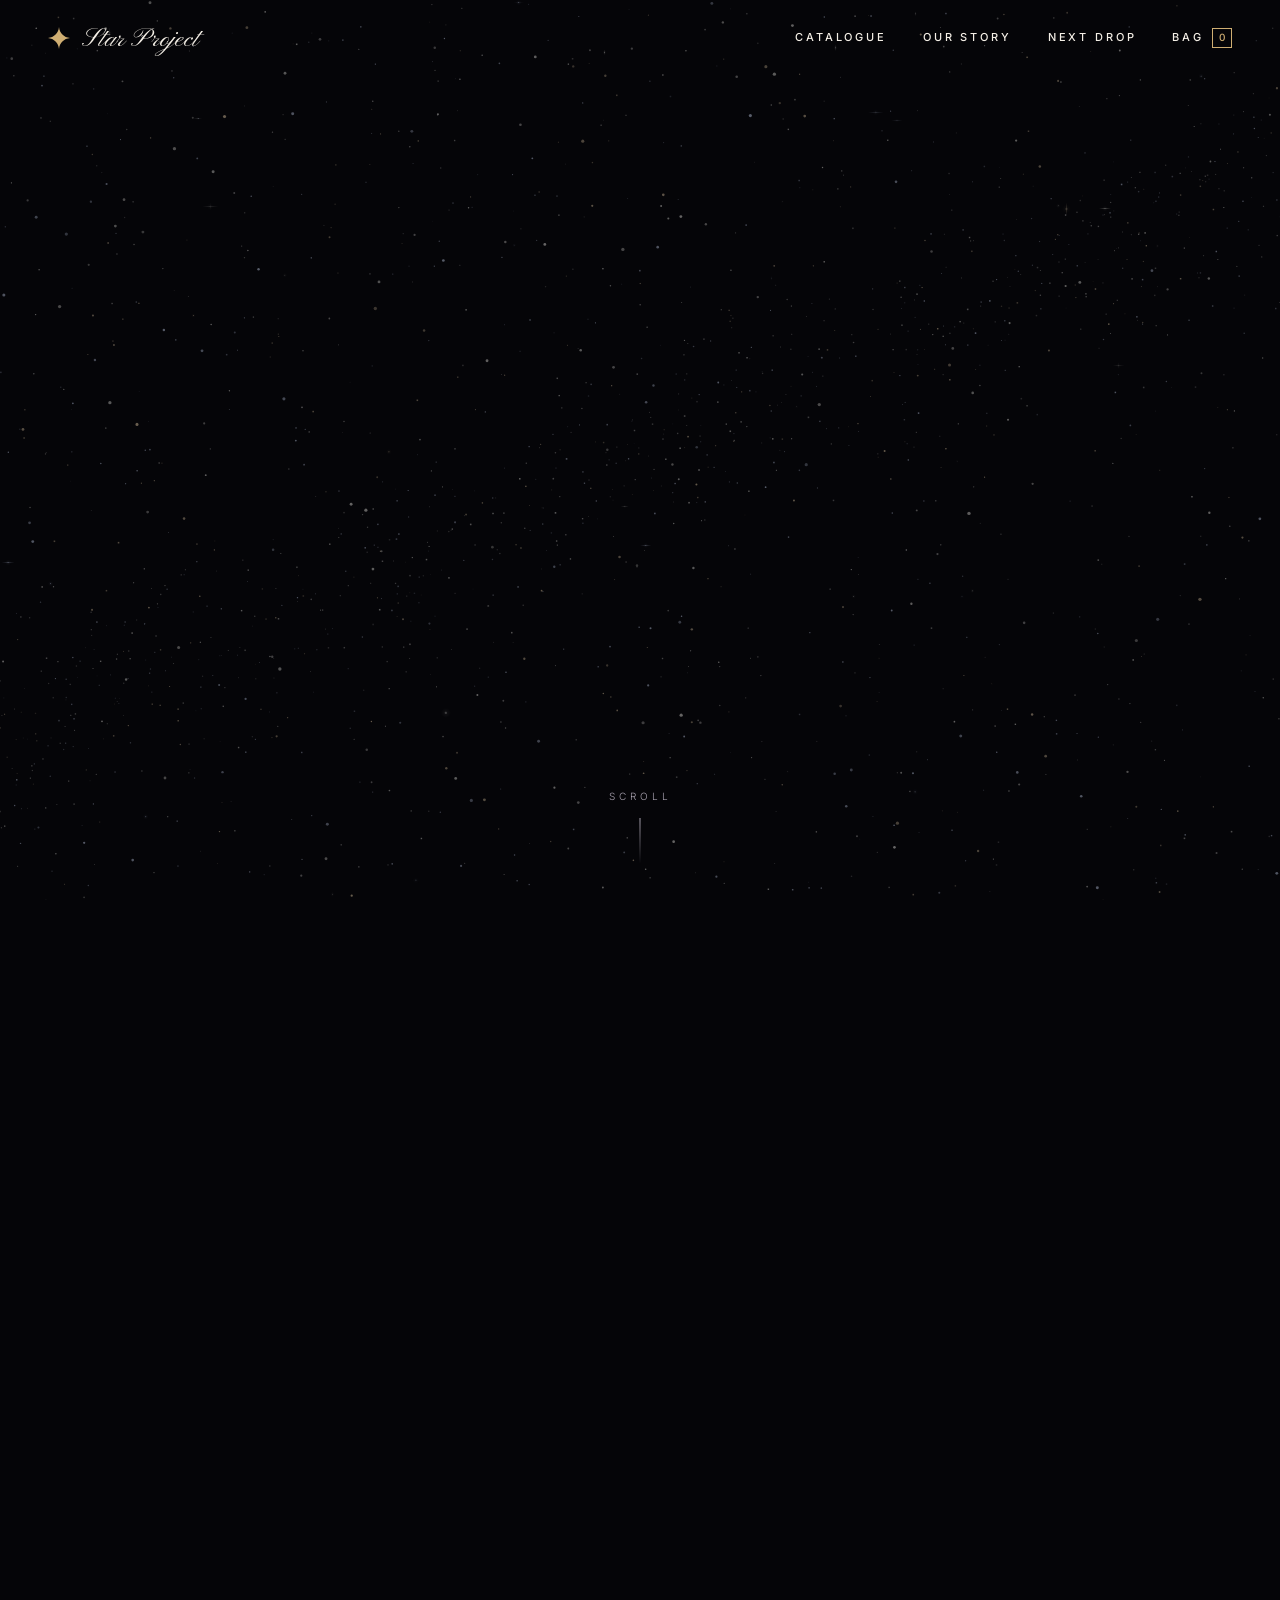
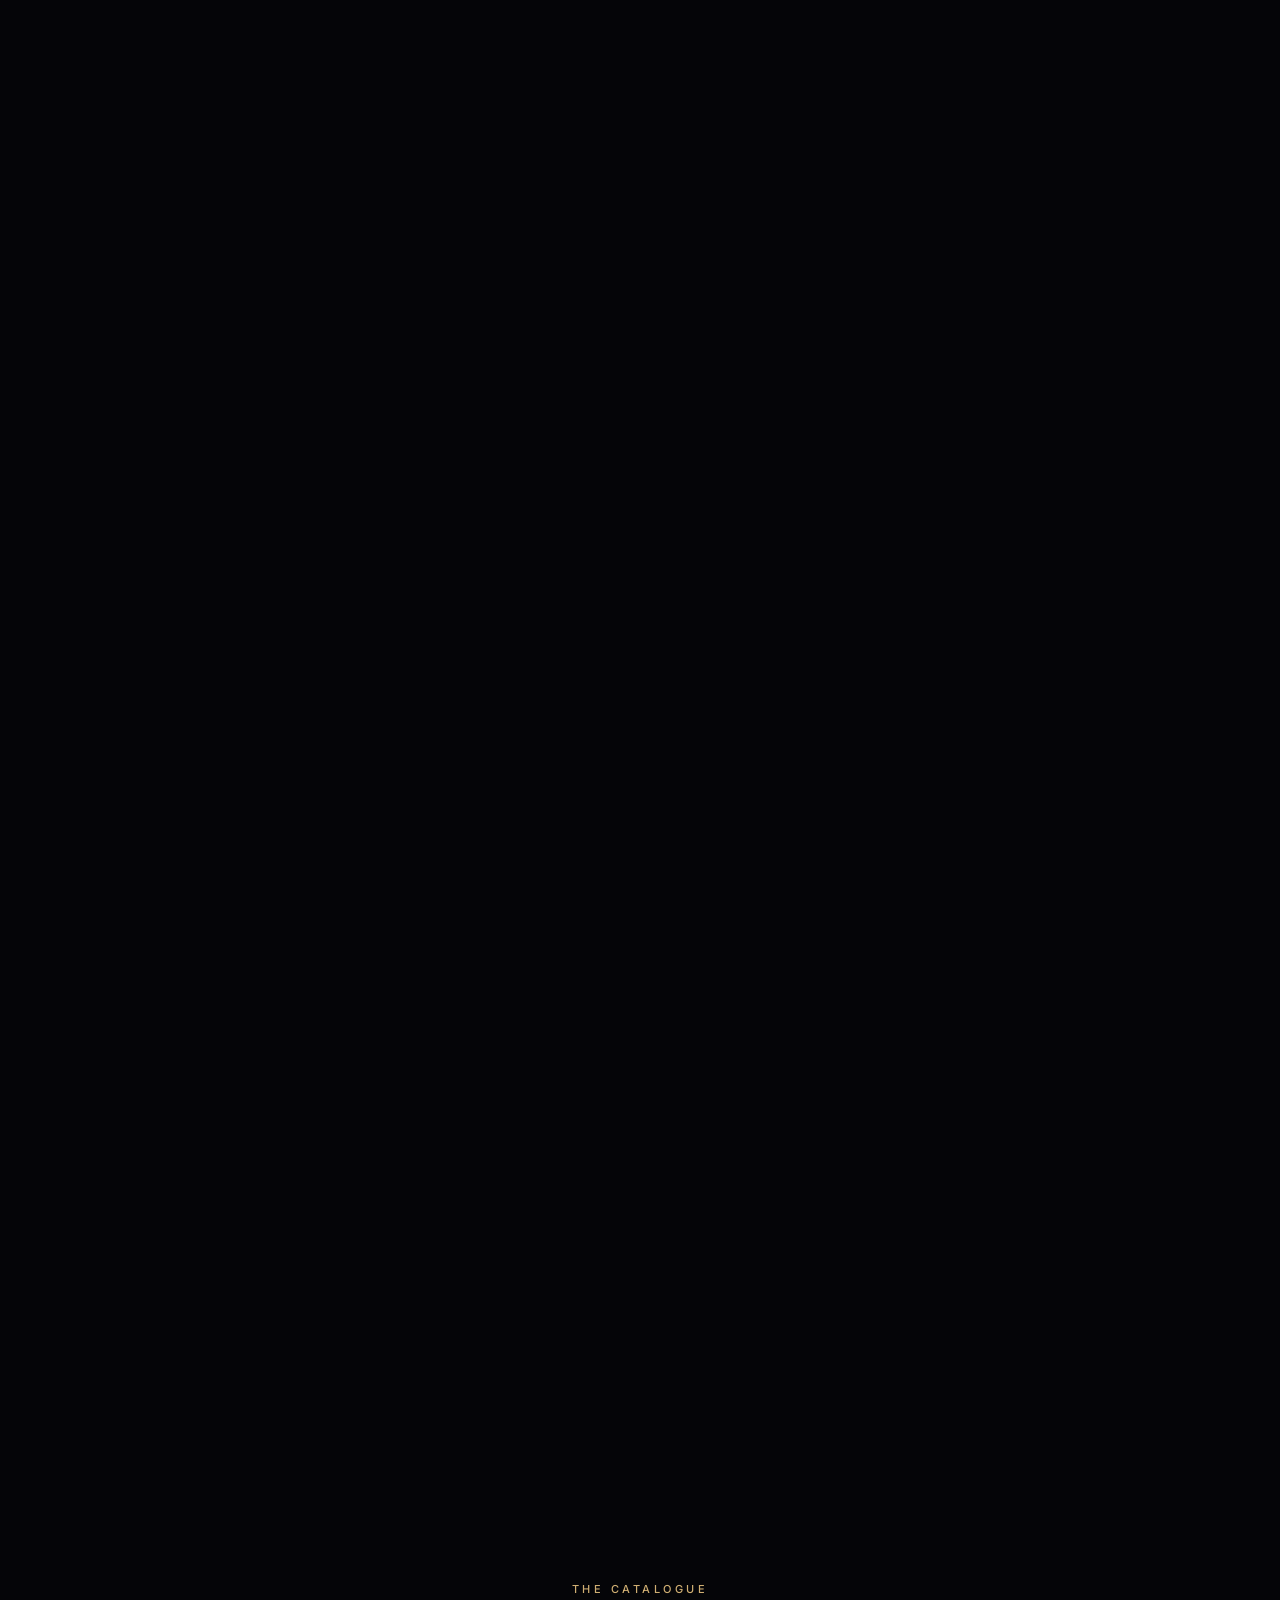
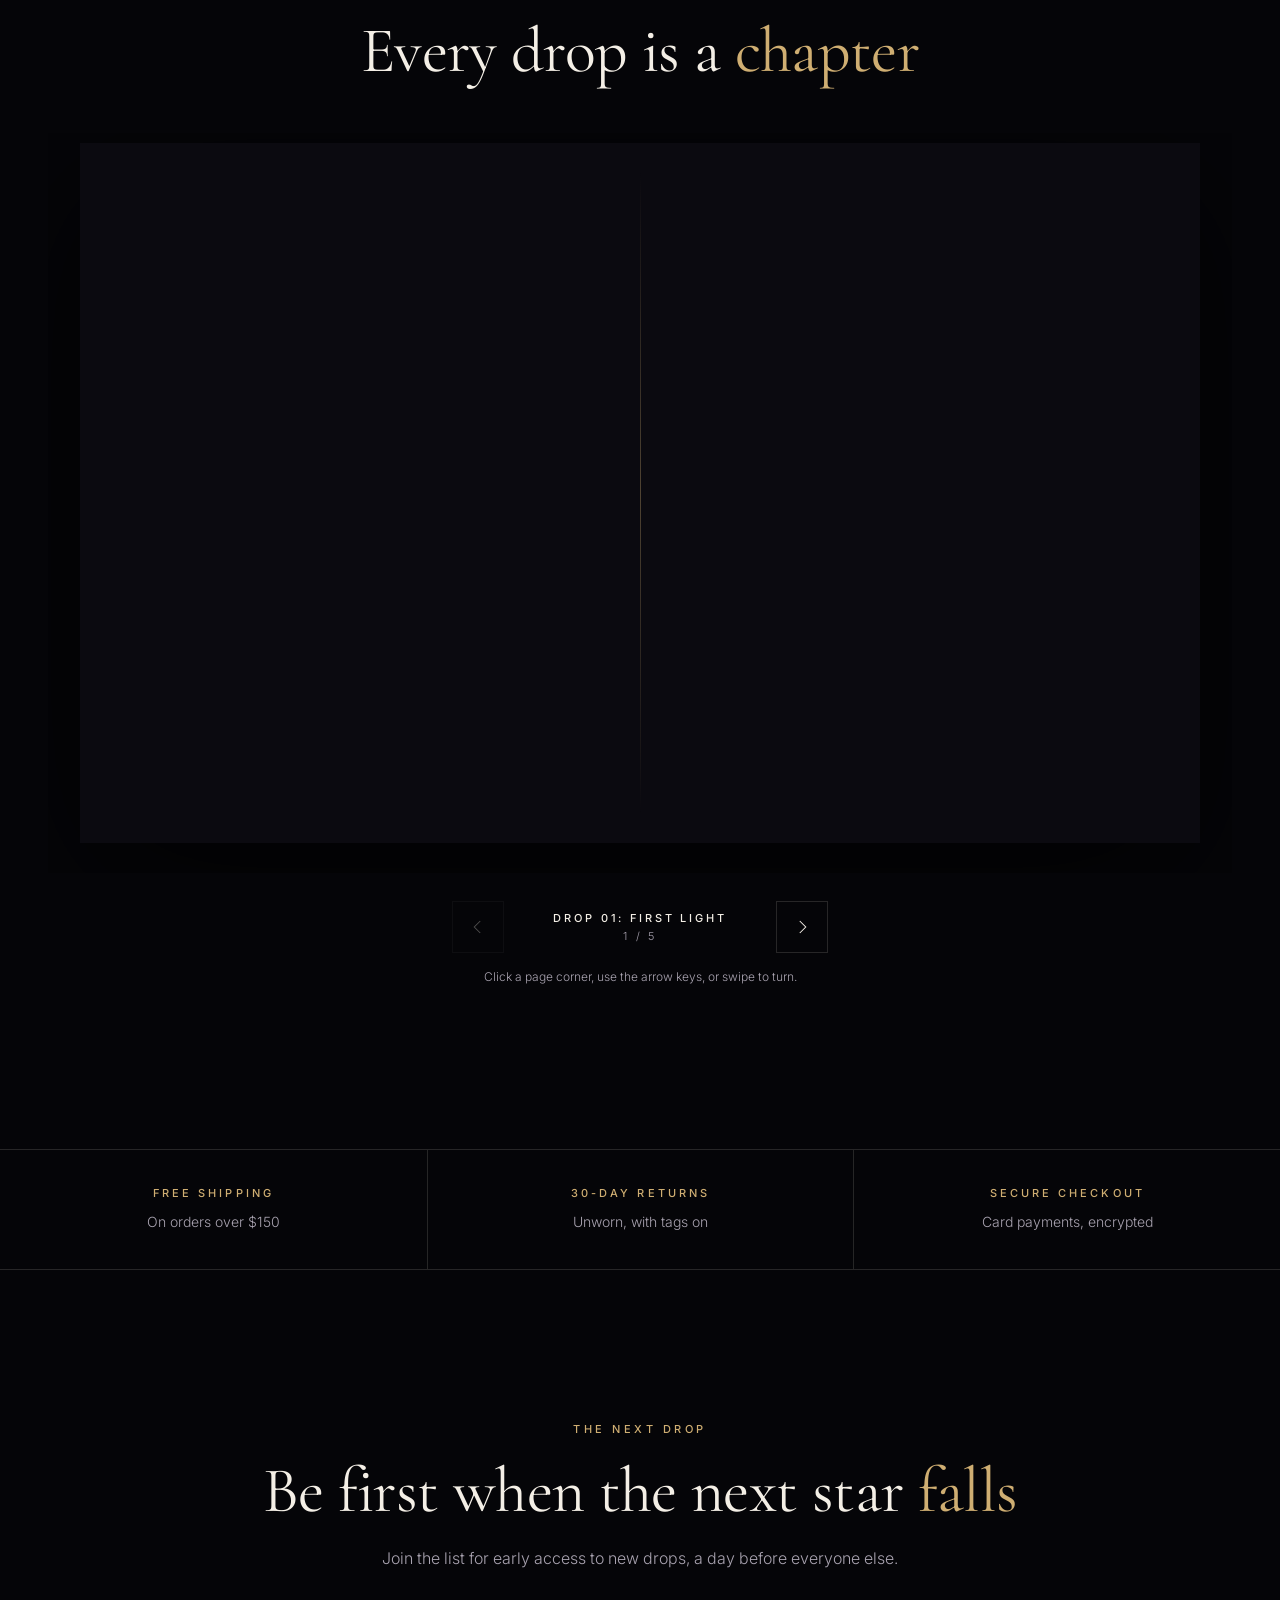
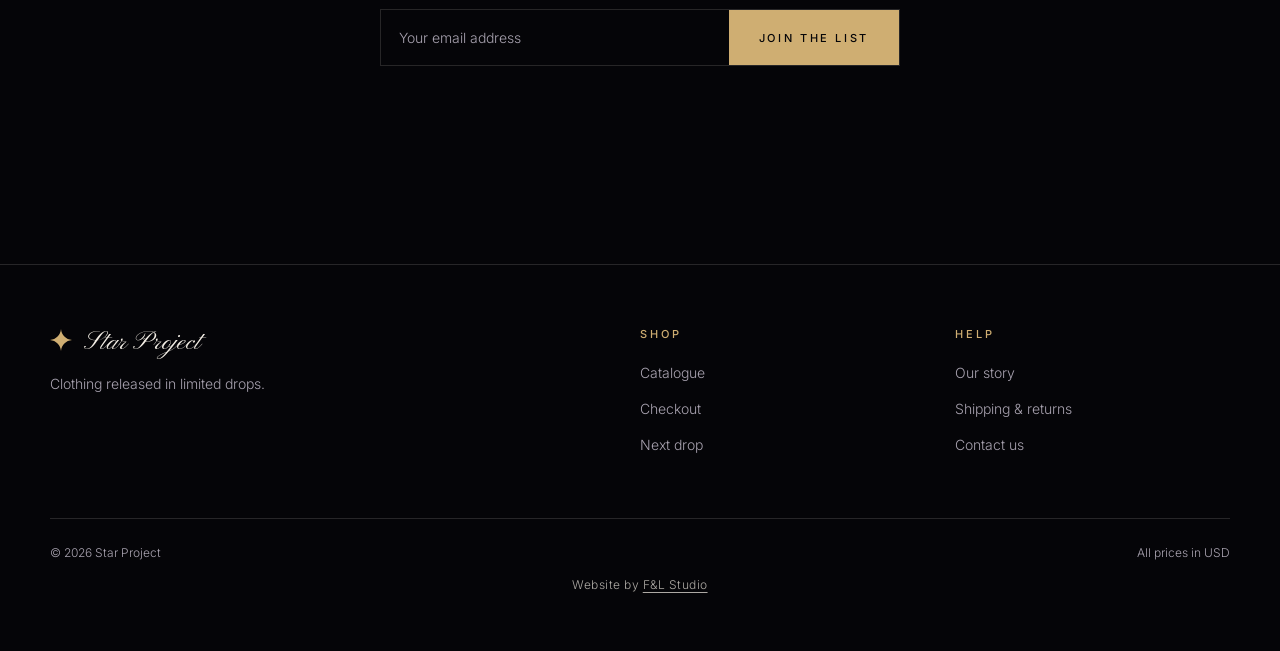
<file: index.html>
<!doctype html>
<html lang="en">
<head>
  <meta charset="utf-8">
  <meta name="viewport" content="width=device-width, initial-scale=1">
  <title>Star Project | Clothing released in drops</title>
  <meta name="description" content="Star Project is a clothing label released in limited drops. Flip through the catalogue and shop the latest release.">
  <meta name="theme-color" content="#050508">
  <link rel="icon" href="favicon.svg" type="image/svg+xml">
  <link rel="preconnect" href="https://fonts.googleapis.com">
  <link rel="preconnect" href="https://fonts.gstatic.com" crossorigin>
  <link href="https://fonts.googleapis.com/css2?family=Pinyon+Script&family=Cormorant+Garamond:ital,wght@0,400;0,500;1,400&family=Inter:wght@200;300;400;500&display=swap" rel="stylesheet">
  <link rel="stylesheet" href="style.css?v=202610271643">
</head>
<body>
  <a class="skip" href="#catalogue">Skip to the catalogue</a>
  <canvas id="sky" aria-hidden="true"></canvas>

  <header class="site-header">
    <a class="brand" href="index.html" aria-label="Star Project home">
      <svg viewBox="0 0 24 24" aria-hidden="true"><path d="M12 0c.6 6.6 5.4 11.4 12 12-6.6.6-11.4 5.4-12 12-.6-6.6-5.4-11.4-12-12C6.6 11.4 11.4 6.6 12 0z" fill="#cfae72"/></svg>
      <span>Star Project</span>
    </a>
    <nav class="nav" aria-label="Main">
      <a href="#catalogue">Catalogue</a>
      <a href="story.html">Our story</a>
      <a class="hide-sm" href="#signup-section">Next drop</a>
      <button class="bag-btn" type="button" aria-label="Open your bag">Bag <span class="bag-count">0</span></button>
    </nav>
  </header>

  <main>
    <section class="hero" aria-label="Star Project">
      <div class="hero-stage">
        <canvas id="comet" aria-hidden="true"></canvas>
        <div class="hero-title">
          <h1>Star Project</h1>
          <div class="hero-sub">
            <p>Something stellar is on the way.</p>
            <a class="btn" href="#catalogue">Open the catalogue</a>
          </div>
        </div>
        <div class="hero-hint" aria-hidden="true">Scroll</div>
      </div>
    </section>

    <section class="section catalogue" id="catalogue" aria-labelledby="cat-title">
      <div class="wrap center reveal">
        <span class="label">The catalogue</span>
        <h2 id="cat-title">Every drop is a <span class="accent">chapter</span></h2>
      </div>
      <div class="book-scene">
        <div class="book" id="book" aria-live="polite"></div>
      </div>
      <div class="book-controls">
        <button class="flip-btn" id="prev" type="button" aria-label="Previous page"><svg viewBox="0 0 24 24" fill="none" stroke="currentColor" stroke-width="1.4"><path d="M15 4l-8 8 8 8"/></svg></button>
        <div class="page-status" id="page-status"></div>
        <button class="flip-btn" id="next" type="button" aria-label="Next page"><svg viewBox="0 0 24 24" fill="none" stroke="currentColor" stroke-width="1.4"><path d="M9 4l8 8-8 8"/></svg></button>
      </div>
      <p class="book-help">Click a page corner, use the arrow keys, or swipe to turn.</p>
    </section>

    <section aria-label="Shopping with us">
      <div class="perks">
        <div class="perk"><strong>Free shipping</strong><span>On orders over $150</span></div>
        <div class="perk"><strong>30-day returns</strong><span>Unworn, with tags on</span></div>
        <div class="perk"><strong>Secure checkout</strong><span>Card payments, encrypted</span></div>
      </div>
    </section>

    <section class="section center" id="signup-section" aria-labelledby="signup-title">
      <div class="wrap reveal">
        <span class="label">The next drop</span>
        <h2 id="signup-title">Be first when the next star <span class="accent">falls</span></h2>
        <p class="lede">Join the list for early access to new drops, a day before everyone else.</p>
        <form class="signup" id="signup" novalidate>
          <label class="sr-only" for="signup-email">Email address</label>
          <input id="signup-email" type="email" required placeholder="Your email address" autocomplete="email">
          <button class="btn" type="submit">Join the list</button>
        </form>
        <p class="form-note" id="signup-note" role="status"></p>
        <div class="socials center-socials" data-socials></div>
      </div>
    </section>
  </main>

  <footer class="site-footer">
    <div class="foot-grid">
      <div>
        <a class="brand" href="index.html" aria-label="Star Project home">
          <svg viewBox="0 0 24 24" aria-hidden="true"><path d="M12 0c.6 6.6 5.4 11.4 12 12-6.6.6-11.4 5.4-12 12-.6-6.6-5.4-11.4-12-12C6.6 11.4 11.4 6.6 12 0z" fill="#cfae72"/></svg>
          <span>Star Project</span>
        </a>
        <p>Clothing released in limited drops.</p>
        <div class="socials" data-socials></div>
      </div>
      <div>
        <h4>Shop</h4>
        <ul>
          <li><a href="#catalogue">Catalogue</a></li>
          <li><a href="checkout.html">Checkout</a></li>
          <li><a href="#signup-section">Next drop</a></li>
        </ul>
      </div>
      <div>
        <h4>Help</h4>
        <ul>
          <li><a href="story.html">Our story</a></li>
          <li><a href="#catalogue">Shipping &amp; returns</a></li>
          <li><a href="mailto:hello@starproject.example">Contact us</a></li>
        </ul>
      </div>
    </div>
    <div class="foot-base"><span>&copy; <span id="year">2026</span> Star Project</span><span>All prices in USD</span></div>
  <p class="fl-credit" style="margin:0;padding:14px 16px 18px;font-size:12px;line-height:1.4;letter-spacing:.04em;text-align:center;opacity:.7">Website by <a href="https://www.frankandleilastudio.com/?utm_source=star-project&amp;utm_medium=credit" style="color:inherit;text-decoration:underline;text-underline-offset:3px">F&amp;L Studio</a></p>
</footer>

  <script src="products.js?v=202610271643"></script>
  <script src="common.js?v=202610271643"></script>
  <script src="home.js?v=202610271643"></script>
</body>
</html>
</file>
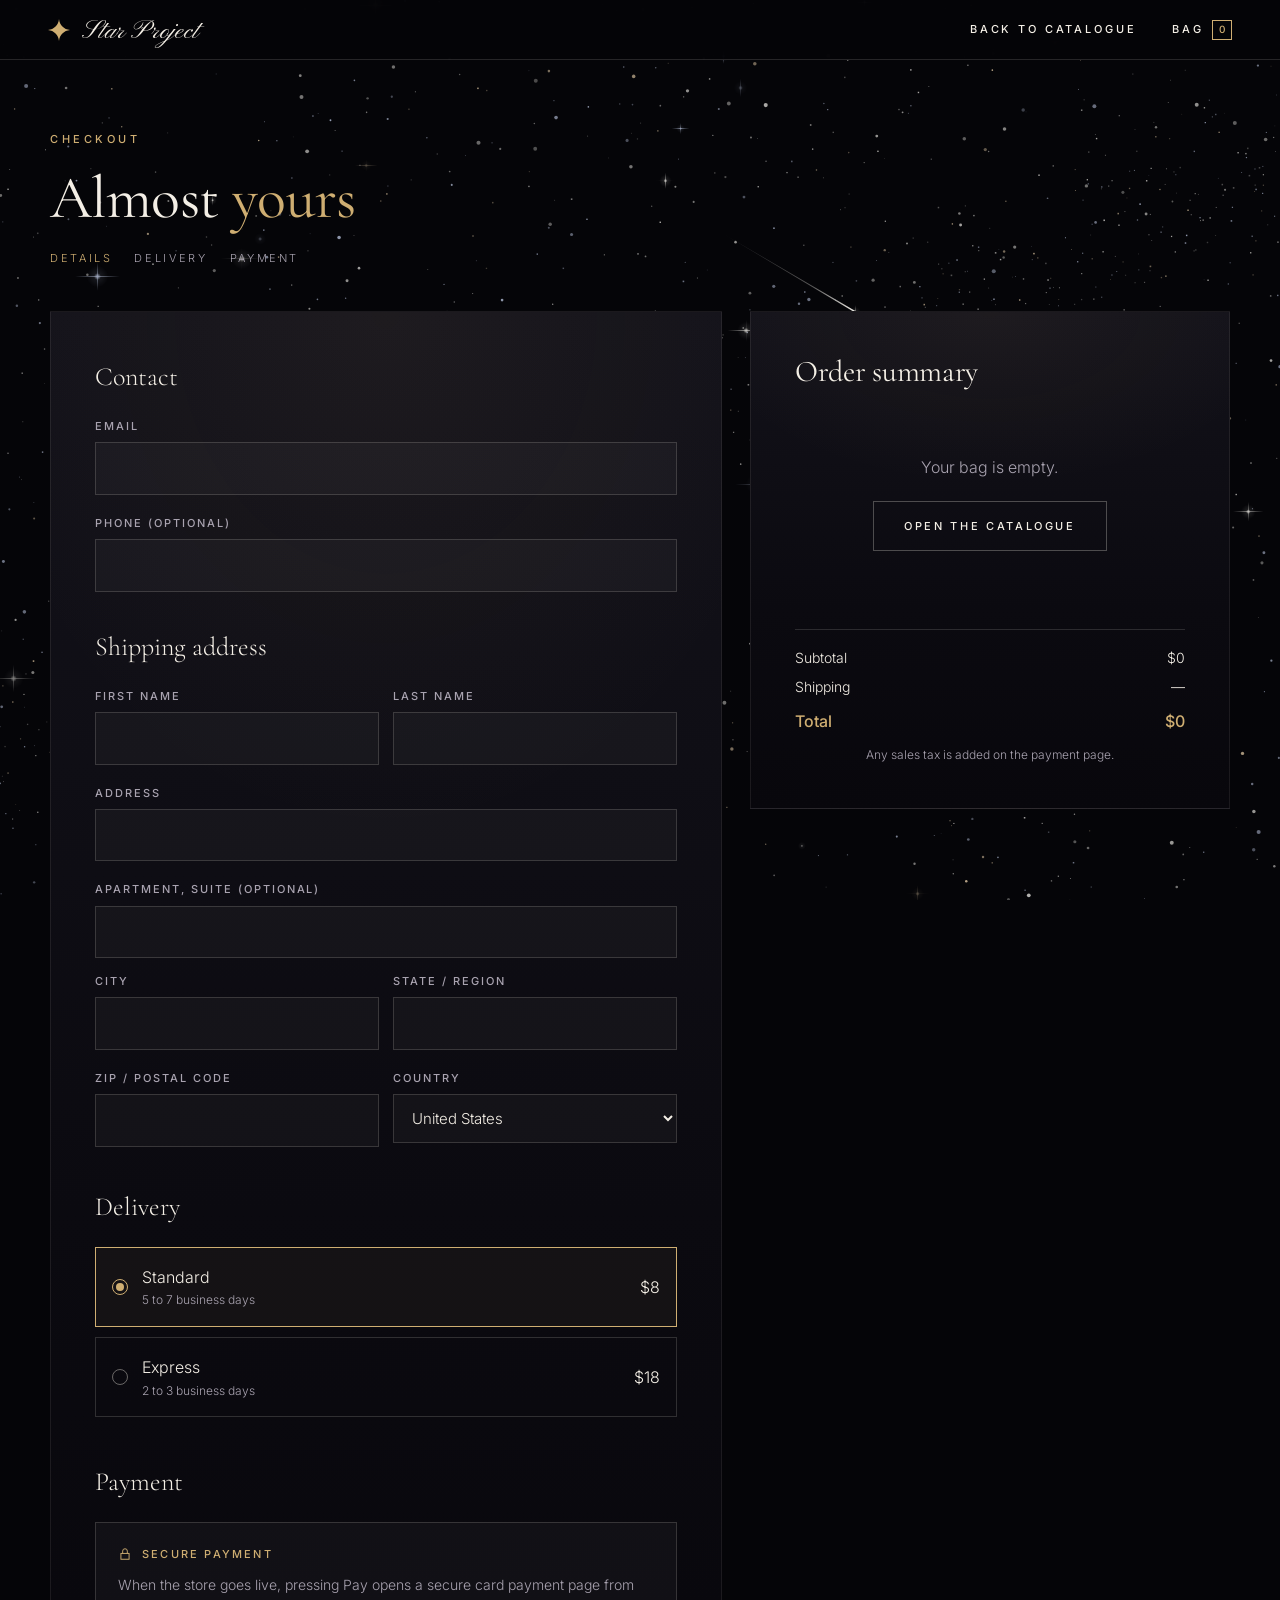
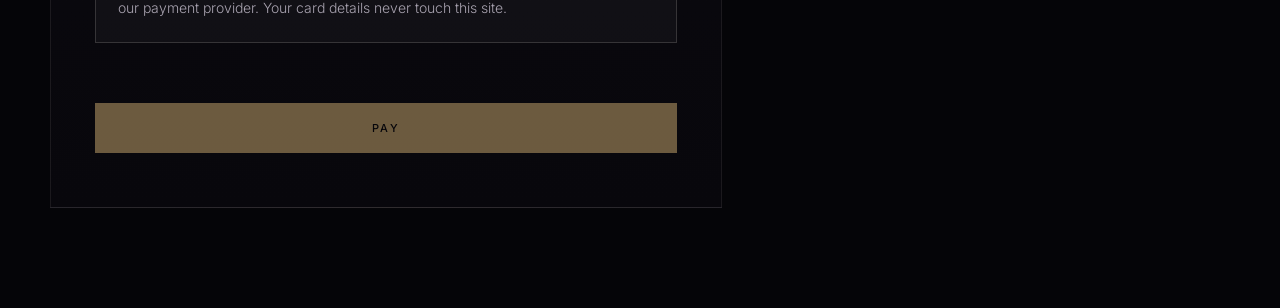
<file: checkout.html>
<!doctype html>
<html lang="en">
<head>
  <meta charset="utf-8">
  <meta name="viewport" content="width=device-width, initial-scale=1">
  <title>Checkout | Star Project</title>
  <meta name="robots" content="noindex">
  <meta name="theme-color" content="#050508">
  <link rel="icon" href="favicon.svg" type="image/svg+xml">
  <link rel="preconnect" href="https://fonts.googleapis.com">
  <link rel="preconnect" href="https://fonts.gstatic.com" crossorigin>
  <link href="https://fonts.googleapis.com/css2?family=Pinyon+Script&family=Cormorant+Garamond:ital,wght@0,400;0,500;1,400&family=Inter:wght@200;300;400;500&display=swap" rel="stylesheet">
  <link rel="stylesheet" href="style.css?v=202610271643">
</head>
<body data-solid="1">
  <a class="skip" href="#main">Skip to checkout</a>
  <canvas id="sky" aria-hidden="true"></canvas>

  <header class="site-header">
    <a class="brand" href="index.html" aria-label="Star Project home">
      <svg viewBox="0 0 24 24" aria-hidden="true"><path d="M12 0c.6 6.6 5.4 11.4 12 12-6.6.6-11.4 5.4-12 12-.6-6.6-5.4-11.4-12-12C6.6 11.4 11.4 6.6 12 0z" fill="#cfae72"/></svg>
      <span>Star Project</span>
    </a>
    <nav class="nav" aria-label="Main">
      <a href="index.html#catalogue">Back to catalogue</a>
      <button class="bag-btn" type="button" aria-label="Open your bag">Bag <span class="bag-count">0</span></button>
    </nav>
  </header>

  <main class="checkout" id="main">
    <div class="checkout-head">
      <span class="label">Checkout</span>
      <h1>Almost <span class="accent">yours</span></h1>
      <div class="steps" aria-label="Checkout steps"><span class="on">Details</span><span>Delivery</span><span>Payment</span></div>
    </div>

    <div class="checkout-grid">
      <form class="panel" id="checkout-form" novalidate>
        <fieldset class="fieldset">
          <legend>Contact</legend>
          <div class="fields">
            <div class="field full"><label for="email">Email</label><input id="email" name="email" type="email" autocomplete="email" required><span class="err" data-err="email"></span></div>
            <div class="field full"><label for="phone">Phone (optional)</label><input id="phone" name="phone" type="tel" autocomplete="tel"></div>
          </div>
        </fieldset>

        <fieldset class="fieldset">
          <legend>Shipping address</legend>
          <div class="fields">
            <div class="field"><label for="first">First name</label><input id="first" name="first" autocomplete="given-name" required><span class="err" data-err="first"></span></div>
            <div class="field"><label for="last">Last name</label><input id="last" name="last" autocomplete="family-name" required><span class="err" data-err="last"></span></div>
            <div class="field full"><label for="address">Address</label><input id="address" name="address" autocomplete="address-line1" required><span class="err" data-err="address"></span></div>
            <div class="field full"><label for="address2">Apartment, suite (optional)</label><input id="address2" name="address2" autocomplete="address-line2"></div>
            <div class="field"><label for="city">City</label><input id="city" name="city" autocomplete="address-level2" required><span class="err" data-err="city"></span></div>
            <div class="field"><label for="region">State / region</label><input id="region" name="region" autocomplete="address-level1" required><span class="err" data-err="region"></span></div>
            <div class="field"><label for="zip">ZIP / postal code</label><input id="zip" name="zip" autocomplete="postal-code" required><span class="err" data-err="zip"></span></div>
            <div class="field"><label for="country">Country</label>
              <select id="country" name="country" autocomplete="country-name">
                <option>United States</option><option>Canada</option><option>United Kingdom</option><option>Other</option>
              </select>
            </div>
          </div>
        </fieldset>

        <fieldset class="fieldset">
          <legend>Delivery</legend>
          <label class="ship-opt"><input type="radio" name="ship" value="standard" checked><span class="grow">Standard<small>5 to 7 business days</small></span><span data-std></span></label>
          <label class="ship-opt"><input type="radio" name="ship" value="express"><span class="grow">Express<small>2 to 3 business days</small></span><span>$18</span></label>
        </fieldset>

        <fieldset class="fieldset">
          <legend>Payment</legend>
          <div class="pay-box">
            <div class="lock"><svg viewBox="0 0 24 24" fill="none" stroke="currentColor" stroke-width="1.6"><rect x="5" y="11" width="14" height="10"/><path d="M8 11V7a4 4 0 018 0v4"/></svg>Secure payment</div>
            <p>When the store goes live, pressing Pay opens a secure card payment page from our payment provider. Your card details never touch this site.</p>
          </div>
        </fieldset>

        <button class="btn place" type="submit" id="pay-btn">Pay</button>
        <p class="fine" id="pay-note" role="status"></p>
      </form>

      <aside class="panel summary" aria-labelledby="sum-title">
        <h2 id="sum-title">Order summary</h2>
        <div id="sum-lines"></div>
        <div class="summary-totals">
          <div class="sum-row"><span>Subtotal</span><span id="sum-sub"></span></div>
          <div class="sum-row"><span>Shipping</span><span id="sum-ship"></span></div>
          <div class="sum-row total"><span>Total</span><span id="sum-total"></span></div>
          <p class="fine">Any sales tax is added on the payment page.</p>
        </div>
      </aside>
    </div>
  </main>

  <script src="products.js?v=202610271643"></script>
  <script src="common.js?v=202610271643"></script>
  <script src="checkout.js?v=202610271643"></script>
</body>
</html>
</file>
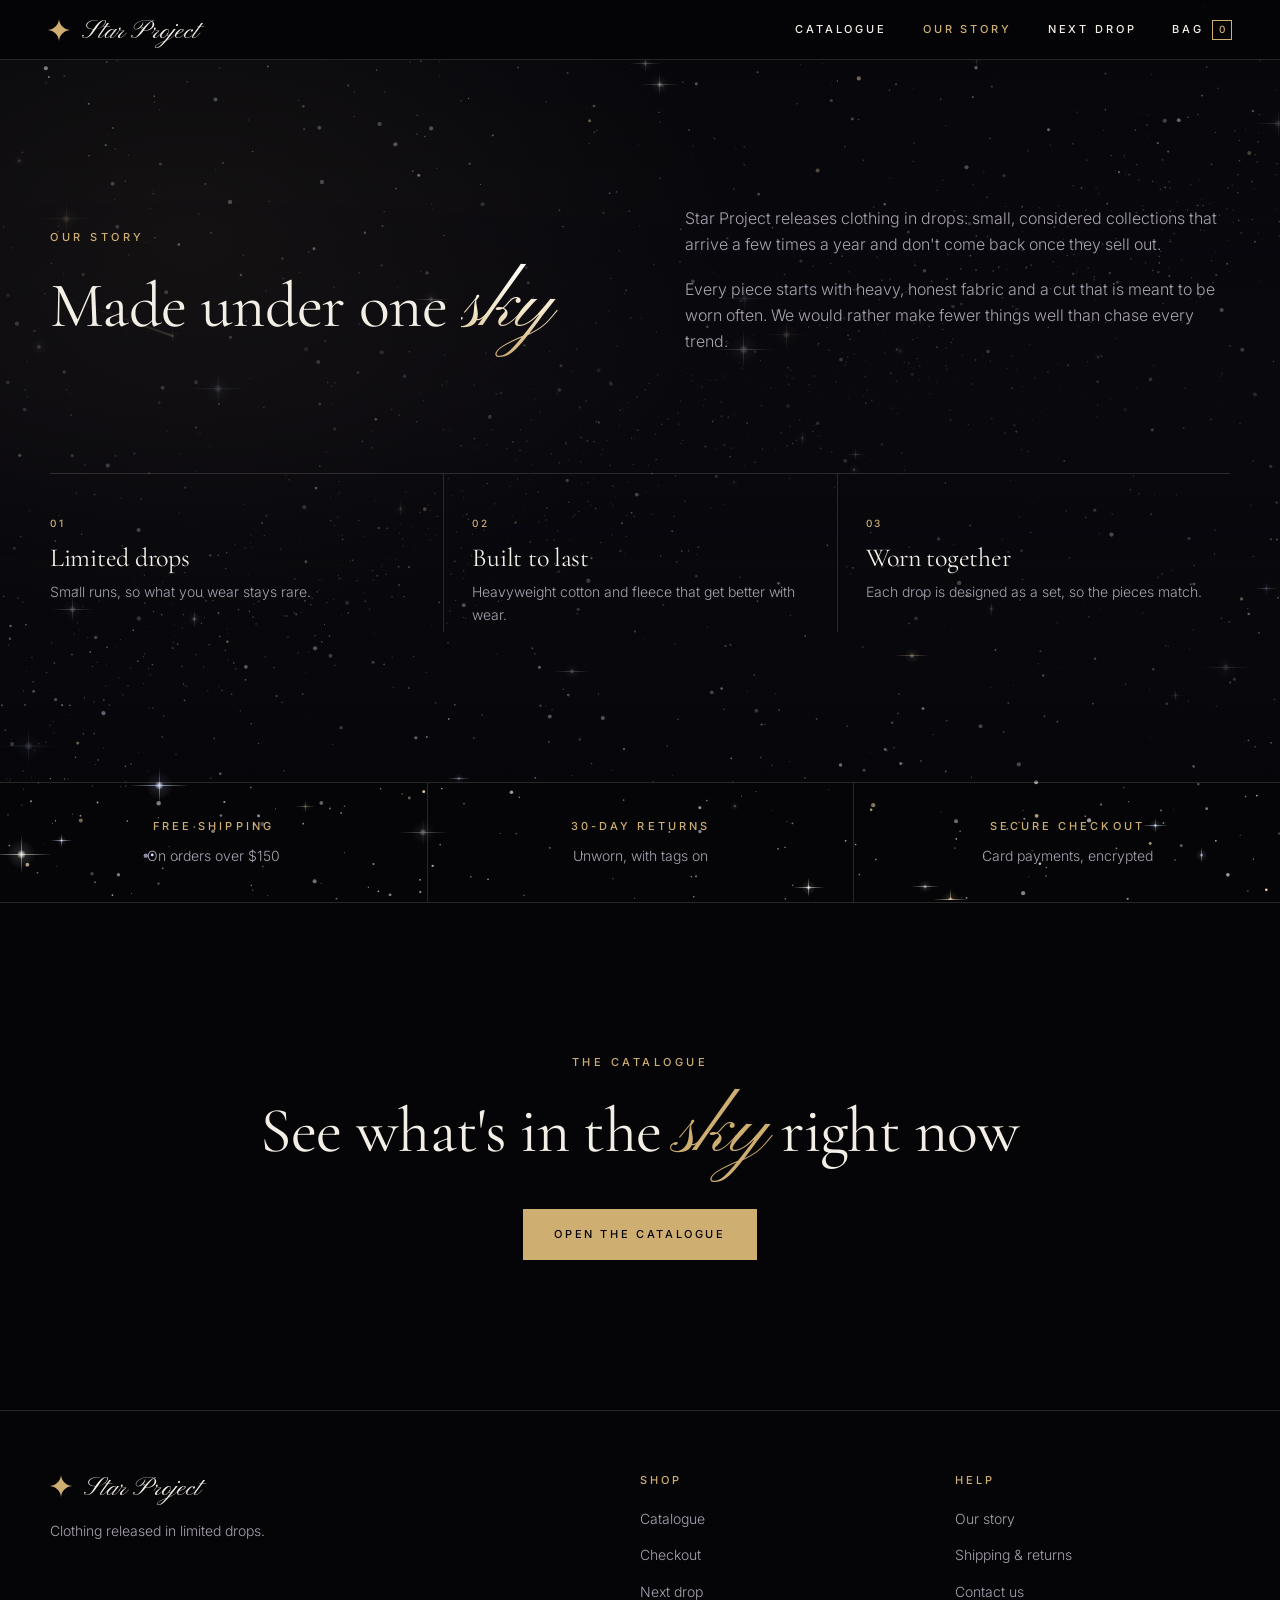
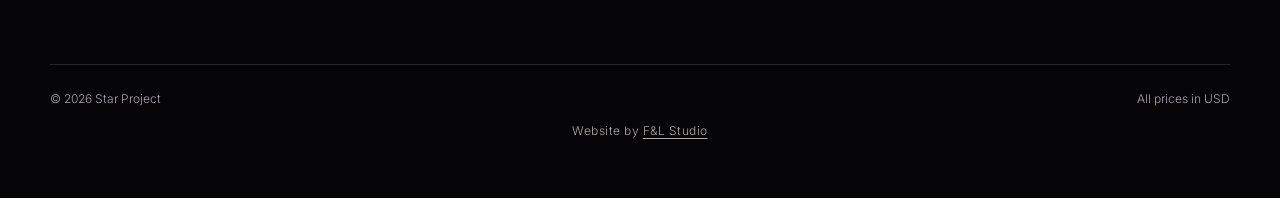
<file: story.html>
<!doctype html>
<html lang="en">
<head>
  <meta charset="utf-8">
  <meta name="viewport" content="width=device-width, initial-scale=1">
  <title>Our story | Star Project</title>
  <meta name="description" content="The story behind Star Project, a clothing label released in limited drops.">
  <meta name="theme-color" content="#050508">
  <link rel="icon" href="favicon.svg" type="image/svg+xml">
  <link rel="preconnect" href="https://fonts.googleapis.com">
  <link rel="preconnect" href="https://fonts.gstatic.com" crossorigin>
  <link href="https://fonts.googleapis.com/css2?family=Pinyon+Script&family=Cormorant+Garamond:ital,wght@0,400;0,500;1,400&family=Inter:wght@200;300;400;500&display=swap" rel="stylesheet">
  <link rel="stylesheet" href="style.css?v=202610271643">
</head>
<body data-solid="1">
  <a class="skip" href="#main">Skip to content</a>
  <canvas id="sky" aria-hidden="true"></canvas>

  <header class="site-header">
    <a class="brand" href="index.html" aria-label="Star Project home">
      <svg viewBox="0 0 24 24" aria-hidden="true"><path d="M12 0c.6 6.6 5.4 11.4 12 12-6.6.6-11.4 5.4-12 12-.6-6.6-5.4-11.4-12-12C6.6 11.4 11.4 6.6 12 0z" fill="#cfae72"/></svg>
      <span>Star Project</span>
    </a>
    <nav class="nav" aria-label="Main">
      <a href="index.html#catalogue">Catalogue</a>
      <a href="story.html" aria-current="page">Our story</a>
      <a class="hide-sm" href="index.html#signup-section">Next drop</a>
      <button class="bag-btn" type="button" aria-label="Open your bag">Bag <span class="bag-count">0</span></button>
    </nav>
  </header>

  <main id="main">
    <section class="section story-night story-page" id="story" aria-labelledby="story-title">
      <div class="wrap">
        <div class="story-grid">
          <div class="reveal">
            <span class="label">Our story</span>
            <h2 id="story-title">Made under one <span class="accent">sky</span></h2>
          </div>
          <div class="story-copy reveal">
            <p>Star Project releases clothing in drops: small, considered collections that arrive a few times a year and don't come back once they sell out.</p>
            <p>Every piece starts with heavy, honest fabric and a cut that is meant to be worn often. We would rather make fewer things well than chase every trend.</p>
          </div>
        </div>
        <div class="pillars">
          <div class="pillar reveal"><span class="n">01</span><h3>Limited drops</h3><p>Small runs, so what you wear stays rare.</p></div>
          <div class="pillar reveal"><span class="n">02</span><h3>Built to last</h3><p>Heavyweight cotton and fleece that get better with wear.</p></div>
          <div class="pillar reveal"><span class="n">03</span><h3>Worn together</h3><p>Each drop is designed as a set, so the pieces match.</p></div>
        </div>
      </div>
    </section>

    <section aria-label="Shopping with us">
      <div class="perks">
        <div class="perk"><strong>Free shipping</strong><span>On orders over $150</span></div>
        <div class="perk"><strong>30-day returns</strong><span>Unworn, with tags on</span></div>
        <div class="perk"><strong>Secure checkout</strong><span>Card payments, encrypted</span></div>
      </div>
    </section>

    <section class="section center story-cta">
      <div class="wrap reveal">
        <span class="label">The catalogue</span>
        <h2>See what's in the <span class="accent">sky</span> right now</h2>
        <a class="btn" href="index.html#catalogue">Open the catalogue</a>
      </div>
    </section>
  </main>

  <footer class="site-footer">
    <div class="foot-grid">
      <div>
        <a class="brand" href="index.html" aria-label="Star Project home">
          <svg viewBox="0 0 24 24" aria-hidden="true"><path d="M12 0c.6 6.6 5.4 11.4 12 12-6.6.6-11.4 5.4-12 12-.6-6.6-5.4-11.4-12-12C6.6 11.4 11.4 6.6 12 0z" fill="#cfae72"/></svg>
          <span>Star Project</span>
        </a>
        <p>Clothing released in limited drops.</p>
        <div class="socials" data-socials></div>
      </div>
      <div>
        <h4>Shop</h4>
        <ul>
          <li><a href="index.html#catalogue">Catalogue</a></li>
          <li><a href="checkout.html">Checkout</a></li>
          <li><a href="index.html#signup-section">Next drop</a></li>
        </ul>
      </div>
      <div>
        <h4>Help</h4>
        <ul>
          <li><a href="story.html">Our story</a></li>
          <li><a href="index.html#catalogue">Shipping &amp; returns</a></li>
          <li><a href="mailto:hello@starproject.example">Contact us</a></li>
        </ul>
      </div>
    </div>
    <div class="foot-base"><span>&copy; <span id="year">2026</span> Star Project</span><span>All prices in USD</span></div>
  <p class="fl-credit" style="margin:0;padding:14px 16px 18px;font-size:12px;line-height:1.4;letter-spacing:.04em;text-align:center;opacity:.7">Website by <a href="https://www.frankandleilastudio.com/?utm_source=star-project&amp;utm_medium=credit" style="color:inherit;text-decoration:underline;text-underline-offset:3px">F&amp;L Studio</a></p>
</footer>

  <script src="products.js?v=202610271643"></script>
  <script src="common.js?v=202610271643"></script>
</body>
</html>
</file>
<file: style.css>
:root {
  --space: #050508;
  --space-2: #0b0b12;
  --paper: #f7f2ea;
  --paper-2: #efe7da;
  --gold: #cfae72;
  --gold-deep: #7e5f2a;
  --ink: #17141c;
  --ink-soft: #5a5260;
  --star: #f4efe6;
  --muted: #a9a3b0;
  --line-dark: rgba(244, 239, 230, 0.14);
  --line-paper: rgba(23, 20, 28, 0.14);
  --serif: "Cormorant Garamond", Georgia, serif;
  --sans: "Inter", system-ui, sans-serif;
  --script: "Pinyon Script", "Snell Roundhand", cursive;
  --ease: cubic-bezier(0.22, 0.61, 0.36, 1);
}

*, *::before, *::after { box-sizing: border-box; }
html { -webkit-text-size-adjust: 100%; }
body {
  margin: 0;
  background: var(--space);
  color: var(--star);
  font-family: var(--sans);
  font-weight: 300;
  font-size: 16px;
  line-height: 1.65;
  -webkit-font-smoothing: antialiased;
  overflow-x: hidden;
}
img { display: block; max-width: 100%; }
a { color: inherit; }
button, input, select { font: inherit; color: inherit; }
:focus-visible { outline: 2px solid var(--gold); outline-offset: 3px; }

.skip { position: absolute; left: 16px; top: -60px; z-index: 200; padding: 10px 16px; background: var(--gold); color: var(--space); text-decoration: none; font-size: 13px; }
.skip:focus { top: 12px; }

/* sky + cursor canvases */
#sky { position: fixed; inset: 0; width: 100%; height: 100%; z-index: 0; pointer-events: none; }
#cursor-fx { position: fixed; inset: 0; width: 100%; height: 100%; z-index: 150; pointer-events: none; }
@media (pointer: fine) {
  html.comet-cursor, html.comet-cursor * { cursor: none !important; }
}
main, header, footer { position: relative; z-index: 1; }

/* type */
.label { display: block; font-size: 11px; font-weight: 500; letter-spacing: 0.32em; text-transform: uppercase; color: var(--gold); margin: 0 0 18px; }
.paper .label { color: var(--gold-deep); }
h1, h2, h3 { font-family: var(--serif); font-weight: 400; line-height: 1.08; margin: 0; letter-spacing: -0.01em; }
h2 { font-size: clamp(38px, 5.4vw, 64px); }
.accent { color: var(--gold); }
.paper .accent { color: var(--gold-deep); }
.center { text-align: center; }
.lede { color: var(--muted); max-width: 560px; margin: 20px auto 0; }
.paper .lede { color: var(--ink-soft); }

/* buttons */
.btn {
  display: inline-flex; align-items: center; justify-content: center; gap: 10px;
  padding: 15px 30px; border: 1px solid var(--gold); background: var(--gold); color: var(--space);
  font-size: 11px; font-weight: 500; letter-spacing: 0.24em; text-transform: uppercase;
  text-decoration: none; white-space: nowrap; cursor: pointer;
  transition: background 0.3s var(--ease), color 0.3s var(--ease), border-color 0.3s var(--ease), transform 0.15s;
}
.btn:hover { background: transparent; color: var(--gold); }
.btn:active { transform: scale(0.98); }
.btn.ghost { background: transparent; color: var(--star); border-color: var(--line-dark); }
.btn.ghost:hover { border-color: var(--gold); color: var(--gold); }
.paper .btn { background: var(--ink); border-color: var(--ink); color: var(--paper); }
.paper .btn:hover { background: transparent; color: var(--ink); }
.paper .btn.ghost { background: transparent; color: var(--ink); border-color: var(--line-paper); }
.paper .btn.ghost:hover { border-color: var(--ink); }
.btn.small { padding: 10px 16px; font-size: 10px; letter-spacing: 0.2em; }
.btn[disabled] { opacity: 0.5; pointer-events: none; }

/* header */
.site-header {
  position: fixed; top: 0; left: 0; right: 0; z-index: 50;
  display: flex; align-items: center; justify-content: space-between;
  padding: 22px clamp(16px, 4vw, 48px);
  transition: background 0.4s var(--ease), padding 0.4s var(--ease), border-color 0.4s;
  border-bottom: 1px solid transparent;
}
.site-header.solid { background: rgba(5, 5, 8, 0.95); backdrop-filter: blur(10px); -webkit-backdrop-filter: blur(10px); padding-top: 14px; padding-bottom: 14px; border-color: var(--line-dark); }
.brand { display: inline-flex; align-items: center; gap: 12px; text-decoration: none; }
.brand svg { width: 22px; height: 22px; }
.brand span { font-size: 12px; font-weight: 500; letter-spacing: 0.36em; text-transform: uppercase; }
.nav { display: flex; align-items: center; gap: clamp(18px, 3vw, 36px); }
.nav a, .bag-btn { font-size: 11px; font-weight: 500; letter-spacing: 0.26em; text-transform: uppercase; text-decoration: none; color: var(--star); transition: color 0.25s; }
.nav a:hover, .bag-btn:hover { color: var(--gold); }
.bag-btn { background: none; border: 0; padding: 0; cursor: pointer; display: inline-flex; gap: 8px; align-items: center; }
.bag-count { display: inline-grid; place-items: center; min-width: 20px; height: 20px; padding: 0 5px; border: 1px solid var(--gold); color: var(--gold); font-size: 10px; letter-spacing: 0; }
.bag-count.bump { animation: bump 0.5s var(--ease); }
@keyframes bump { 40% { transform: scale(1.35); } }
@media (max-width: 640px) { .nav .hide-sm { display: none; } .brand span { letter-spacing: 0.26em; } }

/* hero: pinned scroll story */
.hero { position: relative; height: 340vh; }
.hero-stage { position: sticky; top: 0; height: 100vh; height: 100svh; overflow: hidden; }
#comet { position: absolute; inset: 0; width: 100%; height: 100%; }
.hero-title {
  position: absolute; left: 0; right: 0; top: 50%; transform: translateY(-58%);
  text-align: center; pointer-events: none;
}
.hero-title h1 {
  font-family: var(--script); font-weight: 400; font-size: clamp(64px, 12vw, 190px);
  letter-spacing: 0; text-transform: none; line-height: 1.25; padding: 0 0.25em;
  color: var(--star);
  background: linear-gradient(180deg, #fffdf7 15%, #f1e4c8 55%, #cfae72 100%);
  -webkit-background-clip: text; background-clip: text; -webkit-text-fill-color: transparent;
  --x: 120vw;
  -webkit-mask-image: linear-gradient(90deg, transparent var(--x), #000 calc(var(--x) + 160px));
  mask-image: linear-gradient(90deg, transparent var(--x), #000 calc(var(--x) + 160px));
}
.hero-tag { display: block; margin-bottom: 26px; font-family: var(--serif); font-style: italic; font-size: clamp(17px, 1.8vw, 22px); color: var(--gold); letter-spacing: 0.02em; opacity: 0; transform: translateY(8px); transition: opacity 1s var(--ease) 0.2s, transform 1s var(--ease) 0.2s; }
.hero.done .hero-tag { opacity: 1; transform: none; }
.hero-sub { margin-top: 26px; opacity: 0; transform: translateY(12px); transition: opacity 0.8s var(--ease), transform 0.8s var(--ease); pointer-events: none; }
.hero-sub p { color: var(--gold); margin: 0 0 30px; font-family: var(--serif); font-style: italic; font-size: clamp(20px, 2.2vw, 28px); letter-spacing: 0.02em; }
.hero.done .hero-sub { opacity: 1; transform: none; pointer-events: auto; }
.hero-hint {
  position: absolute; left: 50%; bottom: 36px; transform: translateX(-50%);
  font-size: 10px; letter-spacing: 0.4em; text-transform: uppercase; color: var(--muted);
  display: flex; flex-direction: column; align-items: center; gap: 14px; transition: opacity 0.5s;
}
.hero-hint::after { content: ""; width: 1px; height: 46px; background: linear-gradient(var(--muted), transparent); animation: drip 2.2s var(--ease) infinite; transform-origin: top; }
@keyframes drip { 0% { transform: scaleY(0); } 60% { transform: scaleY(1); opacity: 1; } 100% { transform: scaleY(1); opacity: 0; } }
.hero-intro { position: absolute; top: 22%; left: 0; right: 0; text-align: center; transition: opacity 0.5s; }
.hero-intro .label { margin: 0; }

/* sections */
.section { padding: clamp(90px, 12vw, 150px) clamp(16px, 4vw, 48px); }
.wrap { max-width: 1180px; margin: 0 auto; }
.paper { background: var(--paper); color: var(--ink); }
.reveal { opacity: 0; transform: translateY(28px); transition: opacity 1s var(--ease), transform 1s var(--ease); }
.reveal.in { opacity: 1; transform: none; }

/* catalogue book */
.catalogue { padding-top: clamp(80px, 10vw, 120px); }
.drop-tabs { display: flex; justify-content: center; flex-wrap: wrap; gap: 8px; margin: 40px 0 48px; }
.drop-tab {
  background: none; border: 1px solid var(--line-dark); color: var(--muted); padding: 10px 18px; cursor: pointer;
  font-size: 10px; font-weight: 500; letter-spacing: 0.24em; text-transform: uppercase; transition: color 0.25s, border-color 0.25s;
}
.drop-tab:hover { color: var(--star); }
.drop-tab[aria-current="true"] { color: var(--gold); border-color: var(--gold); }

.book-scene { perspective: 2600px; overflow: hidden; padding: 10px 0 30px; }
.book {
  --page-h: 700px;
  position: relative; margin: 0 auto; width: min(1120px, 100%); height: var(--page-h);
  transform-style: preserve-3d; transition: transform 1s var(--ease);
}
.book.at-start { transform: translateX(-25%); }
.book.at-end { transform: translateX(25%); }
.book::before { /* spine shadow */
  content: ""; position: absolute; left: 50%; top: 0; bottom: 0; width: 60px; margin-left: -30px; z-index: 0;
  background: radial-gradient(ellipse at center, rgba(0, 0, 0, 0.55), transparent 70%); pointer-events: none;
}
.sheet {
  position: absolute; top: 0; left: 50%; width: 50%; height: 100%;
  transform-origin: left center; transform-style: preserve-3d;
  transition: transform 1.1s cubic-bezier(0.45, 0.05, 0.25, 1);
}
.sheet.flipped { transform: rotateY(-180deg); }
.face {
  position: absolute; inset: 0; backface-visibility: hidden; -webkit-backface-visibility: hidden;
  background: var(--paper); color: var(--ink); overflow: hidden;
}
.face.back { transform: rotateY(180deg); }
.face::after { /* page gutter shading */
  content: ""; position: absolute; top: 0; bottom: 0; width: 40px; pointer-events: none;
}
.face.front::after { left: 0; background: linear-gradient(90deg, rgba(0, 0, 0, 0.14), transparent); }
.face.back::after { right: 0; background: linear-gradient(-90deg, rgba(0, 0, 0, 0.14), transparent); }
.sheet.turning .face { box-shadow: 0 20px 60px rgba(0, 0, 0, 0.5); }

.page { position: relative; height: 100%; padding: 46px 48px 40px; display: flex; flex-direction: column; }
.page-foot { margin-top: auto; display: flex; justify-content: space-between; font-size: 10px; letter-spacing: 0.26em; text-transform: uppercase; color: var(--ink-soft); padding-top: 18px; border-top: 1px solid var(--line-paper); }
.corner { position: absolute; bottom: 0; width: 70px; height: 70px; background: none; border: 0; padding: 0; cursor: pointer; z-index: 3; }
.face.front .corner { right: 0; background: linear-gradient(135deg, transparent 50%, rgba(23, 20, 28, 0.08) 50%); }
.face.back .corner { left: 0; background: linear-gradient(-135deg, transparent 50%, rgba(23, 20, 28, 0.08) 50%); }
.corner:hover { width: 84px; height: 84px; }
.corner { transition: width 0.3s var(--ease), height 0.3s var(--ease); }

/* cover pages */
.page.cover { background: var(--space-2); color: var(--star); justify-content: center; align-items: center; text-align: center; }
.page.cover .page-foot { color: var(--muted); border-color: var(--line-dark); width: 100%; position: absolute; left: 0; bottom: 0; padding: 18px 48px 40px; }
.cover-star { width: 54px; height: 54px; margin: 0 auto 34px; }
.cover h3 { font-family: var(--sans); font-weight: 300; font-size: 30px; letter-spacing: 0.34em; text-indent: 0.34em; text-transform: uppercase; }
.cover .vol { font-family: var(--serif); font-size: 22px; font-style: italic; color: var(--gold); margin-top: 18px; }
.cover p { color: var(--muted); font-size: 14px; max-width: 300px; margin: 30px auto 0; }
.cover .btn { margin-top: 34px; }

/* drop intro page (left) */
.drop-no { font-family: var(--serif); font-size: 15px; letter-spacing: 0.2em; color: var(--gold-deep); text-transform: uppercase; }
.drop-name { font-size: clamp(40px, 4.4vw, 58px); margin: 8px 0 10px; }
.drop-story { color: var(--ink-soft); font-size: 14px; margin: 0 0 22px; max-width: 420px; }
.feature { display: grid; grid-template-columns: 1fr 1fr; gap: 24px; align-items: end; flex: 1; min-height: 0; }
.photo { background: #fbf8f3; overflow: hidden; position: relative; }
.photo img { width: 100%; height: 100%; object-fit: cover; mix-blend-mode: multiply; transition: transform 1.2s var(--ease); }
.photo:hover img { transform: scale(1.06); }
.feature .photo { aspect-ratio: 1; align-self: stretch; height: 100%; max-height: 100%; }
.feature .photo img { object-fit: contain; }
.feature-info h4 { font-family: var(--serif); font-weight: 400; font-size: 28px; margin: 0 0 6px; line-height: 1.1; }

/* product rows (right) */
.items-head { display: flex; justify-content: space-between; align-items: baseline; margin-bottom: 18px; }
.items-head h3 { font-size: 30px; }
.items { display: flex; flex-direction: column; gap: 14px; flex: 1; }
.item { display: grid; grid-template-columns: 150px 1fr; gap: 22px; padding-bottom: 14px; border-bottom: 1px solid var(--line-paper); align-items: center; }
.item:last-child { border-bottom: 0; }
.item .photo { aspect-ratio: 1; }
.item h4, .feature-info h4 { font-family: var(--serif); font-weight: 400; }
.item h4 { font-size: 23px; margin: 0; line-height: 1.15; }
.desc { font-size: 13px; color: var(--ink-soft); margin: 4px 0 10px; line-height: 1.5; }
.price { font-size: 13px; font-weight: 500; letter-spacing: 0.08em; color: var(--ink); }
.buy-row { display: flex; align-items: center; gap: 8px; flex-wrap: wrap; margin-top: 10px; }
.size {
  appearance: none; -webkit-appearance: none; border: 1px solid var(--line-paper); background: transparent; color: var(--ink);
  padding: 9px 26px 9px 10px; font-size: 11px; letter-spacing: 0.08em; cursor: pointer;
  background-image: linear-gradient(45deg, transparent 50%, var(--ink) 50%), linear-gradient(135deg, var(--ink) 50%, transparent 50%);
  background-position: calc(100% - 13px) 50%, calc(100% - 9px) 50%; background-size: 4px 4px; background-repeat: no-repeat;
}
.size:focus-visible { outline-color: var(--gold-deep); }
.page .btn.small { padding: 10px 14px; }
.page .btn.ghost.small { color: var(--ink); }

.back-cover-list { list-style: none; padding: 0; margin: 30px 0 0; text-align: left; }
.back-cover-list li { padding: 14px 0; border-top: 1px solid var(--line-dark); display: flex; justify-content: space-between; gap: 20px; font-size: 13px; color: var(--muted); }
.back-cover-list li strong { color: var(--star); font-weight: 400; }

.book-controls { display: flex; align-items: center; justify-content: center; gap: 26px; margin-top: 28px; }
.flip-btn {
  width: 52px; height: 52px; border: 1px solid var(--line-dark); background: transparent; color: var(--star); cursor: pointer;
  display: grid; place-items: center; transition: border-color 0.25s, color 0.25s;
}
.flip-btn:hover { border-color: var(--gold); color: var(--gold); }
.flip-btn:disabled { opacity: 0.3; pointer-events: none; }
.flip-btn svg { width: 18px; height: 18px; }
.page-status { min-width: 220px; text-align: center; font-size: 11px; letter-spacing: 0.26em; text-transform: uppercase; color: var(--muted); }
.page-status strong { color: var(--star); font-weight: 500; }
.book-help { text-align: center; color: var(--muted); font-size: 12px; margin-top: 14px; }

/* single-page book on small screens */
@media (max-width: 860px) {
  .book { --page-h: 640px; width: min(460px, 100%); }
  .book.at-start, .book.at-end { transform: none; }
  .book::before { display: none; }
  .sheet { left: 0; width: 100%; }
  .sheet.flipped { transform: rotateY(-180deg); opacity: 0; transition: transform 1s cubic-bezier(0.45, 0.05, 0.25, 1), opacity 0.2s 0.8s; }
  .face.front::after { display: none; }
  .page { padding: 32px 26px 28px; }
  .page.cover .page-foot { padding: 18px 26px 28px; }
  .item { grid-template-columns: 100px 1fr; gap: 16px; }
  .item h4 { font-size: 20px; }
  .desc { display: none; }
  .feature { grid-template-columns: 1fr; gap: 16px; }
  .feature .photo { max-height: 280px; }
}
@media (max-width: 380px) { .item { grid-template-columns: 84px 1fr; } }

/* story */
.story-grid { display: grid; grid-template-columns: 1fr 1fr; gap: clamp(40px, 7vw, 100px); align-items: center; }
.story-grid h2 { text-align: left; }
.story-copy p { color: var(--ink-soft); margin: 0 0 18px; }
.pillars { display: grid; grid-template-columns: repeat(3, 1fr); border-top: 1px solid var(--line-paper); margin-top: clamp(60px, 8vw, 100px); }
.pillar { padding: 34px 28px 6px 0; }
.pillar + .pillar { padding-left: 28px; border-left: 1px solid var(--line-paper); }
.pillar .n { font-family: var(--serif); font-size: 15px; color: var(--gold-deep); letter-spacing: 0.2em; }
.pillar h3 { font-size: 26px; margin: 10px 0 8px; }
.pillar p { color: var(--ink-soft); font-size: 14px; margin: 0; }
@media (max-width: 820px) {
  .story-grid { grid-template-columns: 1fr; }
  .pillars { grid-template-columns: 1fr; }
  .pillar, .pillar + .pillar { padding: 26px 0; border-left: 0; border-bottom: 1px solid var(--line-paper); }
}

/* perks strip */
.perks { display: grid; grid-template-columns: repeat(3, 1fr); border-top: 1px solid var(--line-dark); border-bottom: 1px solid var(--line-dark); }
.perk { padding: 34px 20px; text-align: center; }
.perk + .perk { border-left: 1px solid var(--line-dark); }
.perk strong { display: block; font-size: 11px; font-weight: 500; letter-spacing: 0.28em; text-transform: uppercase; color: var(--gold); margin-bottom: 6px; }
.perk span { color: var(--muted); font-size: 14px; }
@media (max-width: 720px) { .perks { grid-template-columns: 1fr; } .perk + .perk { border-left: 0; border-top: 1px solid var(--line-dark); } }

/* newsletter */
.signup { display: flex; max-width: 520px; margin: 38px auto 0; border: 1px solid var(--line-dark); transition: border-color 0.3s; }
.signup:focus-within { border-color: var(--gold); }
.signup input { flex: 1; min-width: 0; background: transparent; border: 0; padding: 16px 18px; color: var(--star); font-size: 14px; }
.signup input::placeholder { color: var(--muted); }
.signup input:focus { outline: none; }
.signup .btn { border: 0; }
.form-note { text-align: center; font-size: 13px; color: var(--muted); margin-top: 16px; min-height: 1.4em; }
.form-note.ok { color: var(--gold); }

/* footer */
.site-footer { border-top: 1px solid var(--line-dark); padding: 60px clamp(16px, 4vw, 48px) 40px; background: var(--space); }
.foot-grid { max-width: 1180px; margin: 0 auto; display: grid; grid-template-columns: 2fr 1fr 1fr; gap: 40px; }
.foot-grid p { color: var(--muted); font-size: 14px; max-width: 320px; }
.foot-grid h4 { font-size: 11px; font-weight: 500; letter-spacing: 0.28em; text-transform: uppercase; color: var(--gold); margin: 0 0 16px; }
.foot-grid ul { list-style: none; padding: 0; margin: 0; }
.foot-grid li { margin-bottom: 10px; }
.foot-grid li a { color: var(--muted); font-size: 14px; text-decoration: none; transition: color 0.25s; }
.foot-grid li a:hover { color: var(--star); }
.foot-base { max-width: 1180px; margin: 50px auto 0; padding-top: 24px; border-top: 1px solid var(--line-dark); display: flex; justify-content: space-between; gap: 16px; flex-wrap: wrap; font-size: 12px; color: var(--muted); }
@media (max-width: 720px) { .foot-grid { grid-template-columns: 1fr 1fr; } .foot-grid > div:first-child { grid-column: 1 / -1; } }

/* cart drawer */
.scrim { position: fixed; inset: 0; z-index: 90; background: rgba(0, 0, 0, 0.6); opacity: 0; pointer-events: none; transition: opacity 0.4s var(--ease); }
.scrim.open { opacity: 1; pointer-events: auto; }
.drawer {
  position: fixed; top: 0; right: 0; bottom: 0; z-index: 100; width: min(440px, 100%);
  background: var(--paper); color: var(--ink); display: flex; flex-direction: column;
  transform: translateX(100%); transition: transform 0.5s var(--ease); visibility: hidden;
}
.drawer.open { transform: none; visibility: visible; }
.drawer-head { display: flex; justify-content: space-between; align-items: center; padding: 24px 28px; border-bottom: 1px solid var(--line-paper); }
.drawer-head h2 { font-size: 28px; }
.icon-btn { background: none; border: 0; width: 40px; height: 40px; display: grid; place-items: center; cursor: pointer; color: inherit; }
.icon-btn svg { width: 18px; height: 18px; }
.drawer-body { flex: 1; overflow-y: auto; padding: 8px 28px; }
.ship-bar { padding: 16px 28px; font-size: 12px; color: var(--ink-soft); border-bottom: 1px solid var(--line-paper); }
.ship-bar .track { height: 2px; background: var(--line-paper); margin-top: 10px; }
.ship-bar .fill { height: 100%; background: var(--gold-deep); transition: width 0.6s var(--ease); }
.line { display: grid; grid-template-columns: 76px 1fr auto; gap: 16px; padding: 18px 0; border-bottom: 1px solid var(--line-paper); align-items: center; }
.line .photo { aspect-ratio: 1; }
.line h4 { font-family: var(--serif); font-weight: 400; font-size: 19px; margin: 0; line-height: 1.2; }
.line .meta { font-size: 12px; color: var(--ink-soft); }
.qty { display: inline-flex; align-items: center; border: 1px solid var(--line-paper); margin-top: 8px; }
.qty button { width: 28px; height: 28px; background: none; border: 0; cursor: pointer; font-size: 14px; }
.qty span { min-width: 22px; text-align: center; font-size: 12px; }
.line .right { text-align: right; display: flex; flex-direction: column; align-items: flex-end; gap: 8px; }
.remove { background: none; border: 0; padding: 0; font-size: 11px; color: var(--ink-soft); text-decoration: underline; text-underline-offset: 3px; cursor: pointer; }
.remove:hover { color: var(--ink); }
.empty { text-align: center; padding: 60px 10px; color: var(--ink-soft); }
.empty p { margin: 0 0 20px; }
.drawer-foot { padding: 22px 28px 28px; border-top: 1px solid var(--line-paper); }
.sum-row { display: flex; justify-content: space-between; font-size: 14px; margin-bottom: 6px; }
.sum-row.total { font-size: 16px; font-weight: 500; margin-top: 10px; }
.drawer-foot .btn { width: 100%; margin-top: 16px; }
.fine { font-size: 12px; color: var(--ink-soft); margin: 10px 0 0; text-align: center; }

/* toast */
.toast {
  position: fixed; left: 50%; bottom: 28px; z-index: 120; transform: translate(-50%, 20px); opacity: 0;
  background: var(--paper); color: var(--ink); padding: 14px 22px; font-size: 13px; border-left: 2px solid var(--gold-deep);
  transition: opacity 0.35s var(--ease), transform 0.35s var(--ease); pointer-events: none; max-width: calc(100% - 32px);
}
.toast.show { opacity: 1; transform: translate(-50%, 0); }

/* checkout page */
.checkout { padding: 130px clamp(16px, 4vw, 48px) 100px; }
.checkout-head { max-width: 1180px; margin: 0 auto 44px; }
.checkout-head h1 { font-size: clamp(40px, 5vw, 60px); }
.steps { display: flex; gap: 22px; margin-top: 18px; font-size: 11px; letter-spacing: 0.24em; text-transform: uppercase; color: var(--muted); flex-wrap: wrap; }
.steps .on { color: var(--gold); }
.checkout-grid { max-width: 1180px; margin: 0 auto; display: grid; grid-template-columns: 1.4fr 1fr; gap: 28px; align-items: start; }
.panel { background: var(--paper); color: var(--ink); padding: clamp(24px, 4vw, 44px); }
.panel + .panel { margin-top: 0; }
.panel h2 { font-size: 30px; margin-bottom: 6px; }
.fieldset { border: 0; padding: 0; margin: 0 0 34px; }
.fieldset legend { padding: 0; font-family: var(--serif); font-size: 26px; margin-bottom: 18px; }
.fields { display: grid; grid-template-columns: 1fr 1fr; gap: 14px; }
.fields .full { grid-column: 1 / -1; }
.field label { display: block; font-size: 11px; font-weight: 500; letter-spacing: 0.18em; text-transform: uppercase; color: var(--ink-soft); margin-bottom: 7px; }
.field input, .field select {
  width: 100%; padding: 13px 14px; border: 1px solid var(--line-paper); background: #fbf8f3; color: var(--ink); font-size: 15px;
  transition: border-color 0.25s, box-shadow 0.25s; border-radius: 0;
}
.field input:focus, .field select:focus { outline: none; border-color: var(--gold-deep); box-shadow: 0 0 0 3px rgba(126, 95, 42, 0.15); }
.field input[aria-invalid="true"] { border-color: #a3332b; }
.err { display: block; font-size: 12px; color: #a3332b; margin-top: 5px; min-height: 0; }
.ship-opt { display: flex; align-items: center; gap: 14px; padding: 16px; border: 1px solid var(--line-paper); cursor: pointer; margin-bottom: 10px; transition: border-color 0.25s; }
.ship-opt:has(input:checked) { border-color: var(--ink); }
.ship-opt input { accent-color: var(--ink); width: 16px; height: 16px; }
.ship-opt .grow { flex: 1; }
.ship-opt small { display: block; color: var(--ink-soft); font-size: 12px; }
.pay-box { border: 1px solid var(--line-paper); padding: 22px; background: #fbf8f3; }
.pay-box p { margin: 0; color: var(--ink-soft); font-size: 14px; }
.pay-box .lock { display: flex; align-items: center; gap: 10px; font-size: 11px; font-weight: 500; letter-spacing: 0.2em; text-transform: uppercase; color: var(--ink); margin-bottom: 10px; }
.pay-box .lock svg { width: 14px; height: 14px; }
.place { width: 100%; margin-top: 26px; }
.summary { position: sticky; top: 100px; }
.summary .line { grid-template-columns: 64px 1fr auto; }
.summary-totals { margin-top: 18px; }
.done-box { text-align: center; padding: 30px 10px; }
.done-box h2 { margin-bottom: 12px; }
.done-box p { color: var(--ink-soft); }
@media (max-width: 900px) { .checkout-grid { grid-template-columns: 1fr; } .summary { position: static; order: -1; } }
@media (max-width: 520px) { .fields { grid-template-columns: 1fr; } }

@media (prefers-reduced-motion: reduce) {
  *, *::before, *::after { animation: none !important; transition-duration: 0.01ms !important; }
  .reveal { opacity: 1; transform: none; }
}

.sr-only { position: absolute; width: 1px; height: 1px; overflow: hidden; clip: rect(0 0 0 0); white-space: nowrap; }
.hero.static { height: 100vh; height: 100svh; }
.hero.static h1 { -webkit-mask-image: none; mask-image: none; }

/* page fixes */
.cover .btn.ghost { color: var(--star); border-color: var(--line-dark); }
.cover .btn.ghost:hover { color: var(--gold); border-color: var(--gold); }
.cover .btn:not(.ghost) { background: var(--gold); border-color: var(--gold); color: var(--space); }
.cover .btn:not(.ghost):hover { background: transparent; color: var(--gold); }
.page.paper { background: var(--paper); }
.feature { grid-template-columns: minmax(0, 1.1fr) minmax(0, 1fr); }
.feature .photo { aspect-ratio: auto; height: 100%; }
.feature .photo img { object-fit: cover; }
.feature-info { align-self: end; padding-bottom: 6px; }
.hero-sub { margin-top: 56px; }
@media (max-width: 860px) {
  .feature .photo { height: auto; aspect-ratio: 1; max-height: 230px; }
  .feature .photo img { object-fit: contain; }
}
@media (max-width: 600px) {
  .hero-title h1 { font-size: 17vw; }
  .hero-sub { margin-top: 64px; padding: 0 16px; }
}

/* brand name in the Star Project script */
.brand span { font-family: var(--script); font-size: 27px; font-weight: 400; letter-spacing: 0; text-transform: none; line-height: 1; padding-top: 4px; }
@media (max-width: 640px) { .brand span { letter-spacing: 0; font-size: 24px; } }
.cover h3 { font-family: var(--script); font-weight: 400; font-size: 64px; letter-spacing: 0; text-indent: 0; text-transform: none; line-height: 1.2; }
.page.cover .btn.ghost.small { color: var(--star); border-color: rgba(244, 239, 230, 0.35); }
.page.cover .btn.ghost.small:hover { color: var(--gold); border-color: var(--gold); }

.book.instant .sheet { transition: none !important; }
@media (max-width: 860px) {
  .feature { grid-template-columns: 1fr; gap: 14px; align-items: start; }
  .feature .photo { height: auto; aspect-ratio: 1; max-height: 210px; max-width: 210px; }
  .feature-info { align-self: start; padding-bottom: 0; }
  .feature-info h4 { font-size: 24px; }
}

/* ---------- night catalogue ---------- */
.book { filter: drop-shadow(0 40px 80px rgba(0, 0, 0, 0.7)); }
.face { background: #0b0a10; color: var(--star); }
.face.front::after { background: linear-gradient(90deg, rgba(0, 0, 0, 0.55), transparent); }
.face.back::after { right: 0; background: linear-gradient(-90deg, rgba(0, 0, 0, 0.55), transparent); }
.book::after { /* a faint gold line down the spine */
  content: ""; position: absolute; left: 50%; top: 4%; bottom: 4%; width: 1px; z-index: 40; pointer-events: none;
  background: linear-gradient(transparent, rgba(207, 174, 114, 0.35), transparent);
}
@media (max-width: 860px) { .book::after { display: none; } }

.page.night {
  background:
    radial-gradient(90% 60% at 50% 0%, rgba(207, 174, 114, 0.07), transparent 70%),
    linear-gradient(180deg, #13121a 0%, #0b0a10 55%, #08070c 100%);
  color: var(--star);
}
.page.night::before { /* scattered pin-prick stars */
  content: ""; position: absolute; inset: 0; pointer-events: none; opacity: 0.55;
  background-image:
    radial-gradient(1px 1px at 8% 12%, #fff 50%, transparent 51%), radial-gradient(1px 1px at 23% 64%, #fff 50%, transparent 51%),
    radial-gradient(1.4px 1.4px at 37% 28%, #f3e5c4 50%, transparent 51%), radial-gradient(1px 1px at 52% 86%, #fff 50%, transparent 51%),
    radial-gradient(1px 1px at 66% 9%, #fff 50%, transparent 51%), radial-gradient(1.4px 1.4px at 79% 47%, #fff 50%, transparent 51%),
    radial-gradient(1px 1px at 91% 73%, #d9e2ff 50%, transparent 51%), radial-gradient(1px 1px at 15% 92%, #fff 50%, transparent 51%),
    radial-gradient(1px 1px at 46% 51%, #fff 50%, transparent 51%), radial-gradient(1px 1px at 88% 22%, #f3e5c4 50%, transparent 51%),
    radial-gradient(1px 1px at 30% 5%, #fff 50%, transparent 51%), radial-gradient(1px 1px at 72% 95%, #fff 50%, transparent 51%);
}
.page.night > * { position: relative; }
.page.night .page-foot { color: var(--muted); border-color: var(--line-dark); }
.night .drop-no { color: var(--gold); letter-spacing: 0.28em; font-family: var(--sans); font-size: 10px; font-weight: 500; }
.night .drop-name {
  font-family: var(--script); font-weight: 400; font-size: clamp(56px, 5.6vw, 80px); line-height: 1.15; margin: 4px 0 6px; padding-right: 0.2em;
  background: linear-gradient(180deg, #fffdf7 20%, #f1e4c8 60%, #cfae72 100%);
  -webkit-background-clip: text; background-clip: text; -webkit-text-fill-color: transparent;
}
.night .drop-story, .night .desc { color: var(--muted); }
.night h3, .night h4, .night .price { color: var(--star); }
.night .label { color: var(--gold); }
.night .items-head h3 { font-size: 30px; }
.night .item { border-color: var(--line-dark); }

/* products float under a soft gold spotlight */
.photo.cut { background: radial-gradient(ellipse 58% 52% at 50% 52%, rgba(207, 174, 114, 0.22), rgba(207, 174, 114, 0.06) 45%, transparent 72%); overflow: visible; }
.photo.cut::after { content: ""; position: absolute; left: 22%; right: 22%; bottom: 5%; height: 7%; border-radius: 50%; background: radial-gradient(ellipse, rgba(0, 0, 0, 0.75), transparent 70%); }
.photo.cut img { position: relative; z-index: 1; mix-blend-mode: normal; object-fit: contain; filter: drop-shadow(0 14px 18px rgba(0, 0, 0, 0.55)); transition: transform 0.8s var(--ease), filter 0.8s var(--ease); }
.photo.cut:hover img { transform: translateY(-6px) scale(1.04); filter: drop-shadow(0 22px 22px rgba(0, 0, 0, 0.5)) drop-shadow(0 0 18px rgba(207, 174, 114, 0.18)); }
.feature .photo.cut img { object-fit: contain; padding: 6%; }

/* controls on the dark pages */
.night .btn { background: var(--gold); border-color: var(--gold); color: var(--space); }
.night .btn:hover { background: transparent; color: var(--gold); }
.night .btn.ghost, .page .night .btn.ghost.small, .page.night .btn.ghost.small { background: transparent; color: var(--star); border-color: rgba(244, 239, 230, 0.28); }
.night .btn.ghost:hover, .page.night .btn.ghost.small:hover { color: var(--gold); border-color: var(--gold); }
.night .size {
  color: var(--star); border-color: rgba(244, 239, 230, 0.28);
  background-image: linear-gradient(45deg, transparent 50%, var(--star) 50%), linear-gradient(135deg, var(--star) 50%, transparent 50%);
}
.night .size option { background: #0b0a10; color: var(--star); }
.face.front .corner { background: linear-gradient(135deg, transparent 50%, rgba(207, 174, 114, 0.16) 50%); }
.face.back .corner { background: linear-gradient(-135deg, transparent 50%, rgba(207, 174, 114, 0.16) 50%); }
@media (max-width: 860px) { .night .drop-name { font-size: 54px; } }
.feature { grid-template-columns: minmax(0, 1.25fr) minmax(0, 1fr); gap: 18px; }
.feature .photo.cut img { padding: 0; transform: scale(1.18); }
.feature .photo.cut:hover img { transform: translateY(-6px) scale(1.22); }
@media (max-width: 860px) { .feature { grid-template-columns: 1fr; } .feature .photo.cut img { transform: scale(1.05); } }

/* ---------- dark bag drawer + checkout ---------- */
.drawer, .panel {
  background:
    radial-gradient(90% 50% at 50% 0%, rgba(207, 174, 114, 0.06), transparent 70%),
    linear-gradient(180deg, #13121a 0%, #0b0a10 60%, #08070c 100%);
  color: var(--star);
  border: 1px solid rgba(244, 239, 230, 0.08);
}
.drawer { border-width: 0 0 0 1px; }
.drawer-head, .ship-bar, .drawer-foot, .line { border-color: var(--line-dark); }
.ship-bar, .line .meta, .fine, .remove, .empty, .done-box p, .ship-opt small, .pay-box p, .field label { color: var(--muted); }
.remove:hover { color: var(--star); }
.ship-bar .track { background: var(--line-dark); }
.ship-bar .fill { background: var(--gold); }
.qty { border-color: rgba(244, 239, 230, 0.22); }
.qty button { color: var(--star); }
.qty button:hover { color: var(--gold); }
.line .price, .sum-row { color: var(--star); }
.line .photo.cut { background: radial-gradient(ellipse 60% 55% at 50% 52%, rgba(207, 174, 114, 0.2), transparent 72%); }
.line .photo.cut::after { display: none; }
.drawer .btn, .panel .btn { background: var(--gold); border-color: var(--gold); color: var(--space); }
.drawer .btn:hover, .panel .btn:hover { background: transparent; color: var(--gold); }
.drawer .btn.ghost, .panel .btn.ghost { background: transparent; color: var(--star); border-color: rgba(244, 239, 230, 0.28); }
.drawer .btn.ghost:hover, .panel .btn.ghost:hover { color: var(--gold); border-color: var(--gold); }
.sum-row.total { color: var(--gold); }
.summary-totals { border-top: 1px solid var(--line-dark); padding-top: 16px; }

.field input, .field select {
  background: rgba(255, 255, 255, 0.03); color: var(--star); border-color: rgba(244, 239, 230, 0.16);
}
.field input:focus, .field select:focus { border-color: var(--gold); box-shadow: 0 0 0 3px rgba(207, 174, 114, 0.15); }
.field select option { background: #0b0a10; color: var(--star); }
.field input[aria-invalid="true"] { border-color: #e08a7f; }
.err { color: #e8a097; }
.fieldset legend { color: var(--star); }
.ship-opt { border-color: rgba(244, 239, 230, 0.16); }
.ship-opt:hover { border-color: rgba(244, 239, 230, 0.32); }
.ship-opt:has(input:checked) { border-color: var(--gold); background: rgba(207, 174, 114, 0.05); }
.ship-opt input { accent-color: var(--gold); }
.pay-box { background: rgba(255, 255, 255, 0.03); border-color: rgba(244, 239, 230, 0.16); }
.pay-box .lock { color: var(--gold); }
.scrim { background: rgba(0, 0, 0, 0.7); backdrop-filter: blur(3px); -webkit-backdrop-filter: blur(3px); }

.toast { background: #13121a; color: var(--star); border: 1px solid rgba(244, 239, 230, 0.12); border-left: 2px solid var(--gold); }
.ship-opt input { appearance: none; -webkit-appearance: none; width: 16px; height: 16px; margin: 0; border: 1px solid rgba(244, 239, 230, 0.4); border-radius: 50%; display: grid; place-items: center; flex: none; cursor: pointer; }
.ship-opt input::after { content: ""; width: 8px; height: 8px; border-radius: 50%; background: var(--gold); transform: scale(0); transition: transform 0.2s var(--ease); }
.ship-opt input:checked { border-color: var(--gold); }
.ship-opt input:checked::after { transform: scale(1); }

/* ---------- catalogue extras ---------- */
.stock { display: inline-block; margin-left: 12px; font-size: 10px; font-weight: 500; letter-spacing: 0.2em; text-transform: uppercase; color: var(--gold); }
.stock::before { content: ""; display: inline-block; width: 5px; height: 5px; border-radius: 50%; background: var(--gold); margin-right: 7px; vertical-align: 1px; box-shadow: 0 0 8px rgba(207, 174, 114, 0.8); animation: pulse 2s ease-in-out infinite; }
@keyframes pulse { 50% { opacity: 0.35; } }

.photo.cut[data-qv] { cursor: zoom-in; }
.qv-hint {
  position: absolute; left: 50%; bottom: 10px; z-index: 2; transform: translate(-50%, 6px); opacity: 0;
  font-size: 9px; font-weight: 500; letter-spacing: 0.26em; text-transform: uppercase; color: var(--star);
  background: rgba(8, 7, 12, 0.75); border: 1px solid rgba(244, 239, 230, 0.18); padding: 6px 10px; white-space: nowrap;
  transition: opacity 0.3s var(--ease), transform 0.3s var(--ease); pointer-events: none;
}
.photo.cut[data-qv]:hover .qv-hint, .photo.cut[data-qv]:focus-visible .qv-hint { opacity: 1; transform: translate(-50%, 0); }
@media (hover: none) { .qv-hint { display: none; } }

/* teaser spread */
.drop-tab.soon { border-style: dashed; }
.countdown { display: grid; grid-template-columns: repeat(4, 1fr); gap: 10px; margin: 6px 0 26px; max-width: 420px; }
.countdown div { border: 1px solid rgba(244, 239, 230, 0.14); padding: 14px 6px 10px; text-align: center; background: rgba(255, 255, 255, 0.02); }
.countdown strong { display: block; font-family: var(--serif); font-weight: 400; font-size: 38px; line-height: 1; color: var(--star); font-variant-numeric: tabular-nums; }
.countdown span { display: block; margin-top: 6px; font-size: 9px; letter-spacing: 0.24em; text-transform: uppercase; color: var(--muted); }
.teaser .btn { align-self: flex-start; }
.mystery { display: grid; grid-template-columns: repeat(3, 1fr); gap: 14px; flex: 1; align-items: center; }
.mystery-item { text-align: center; }
.mystery-item span { display: block; margin-top: 10px; font-size: 10px; letter-spacing: 0.26em; text-transform: uppercase; color: var(--muted); }
.photo.silhouette { aspect-ratio: 1; }
.photo.silhouette img { filter: brightness(0) drop-shadow(0 0 1px rgba(207, 174, 114, 0.9)) drop-shadow(0 0 12px rgba(207, 174, 114, 0.35)); animation: shimmer 4s ease-in-out infinite; }
.mystery-item:nth-child(2) .photo.silhouette img { animation-delay: 1.3s; }
.mystery-item:nth-child(3) .photo.silhouette img { animation-delay: 2.6s; }
@keyframes shimmer { 50% { filter: brightness(0) drop-shadow(0 0 1px rgba(207, 174, 114, 1)) drop-shadow(0 0 20px rgba(207, 174, 114, 0.6)); } }
.photo.silhouette:hover img { transform: none; }
.mystery-note { text-align: center; margin: 18px auto 0; }
@media (max-width: 860px) {
  .countdown strong { font-size: 30px; }
  .mystery { grid-template-columns: repeat(3, 1fr); gap: 8px; }
}

/* quick view */
.qv { position: fixed; inset: 0; z-index: 110; display: grid; place-items: center; padding: 20px; background: rgba(0, 0, 0, 0.72); backdrop-filter: blur(4px); -webkit-backdrop-filter: blur(4px); opacity: 0; transition: opacity 0.35s var(--ease); }
.qv.open { opacity: 1; }
.qv-card {
  position: relative; width: min(980px, 100%); max-height: calc(100vh - 40px); overflow-y: auto;
  display: grid; grid-template-columns: 1.1fr 1fr; color: var(--star);
  background: radial-gradient(90% 60% at 30% 40%, rgba(207, 174, 114, 0.1), transparent 70%), linear-gradient(180deg, #13121a, #08070c);
  border: 1px solid rgba(244, 239, 230, 0.1); transform: translateY(18px) scale(0.98); transition: transform 0.45s var(--ease);
}
.qv.open .qv-card { transform: none; }
.qv-close { position: absolute; top: 12px; right: 12px; z-index: 2; color: var(--star); }
.qv-photo { position: relative; display: grid; place-items: center; padding: 40px; background: radial-gradient(ellipse 55% 50% at 50% 52%, rgba(207, 174, 114, 0.24), transparent 72%); }
.qv-photo img { width: 100%; max-width: 440px; filter: drop-shadow(0 26px 30px rgba(0, 0, 0, 0.6)); animation: float 6s ease-in-out infinite; }
@keyframes float { 50% { transform: translateY(-8px); } }
.qv-info { padding: 52px 44px 40px 10px; display: flex; flex-direction: column; }
.qv-info h2 { font-size: clamp(34px, 4vw, 48px); margin: 0 0 10px; }
.qv-price { display: flex; align-items: center; margin-bottom: 16px; }
.qv-price .price { color: var(--star); font-size: 16px; }
.qv-desc { color: var(--muted); margin: 0 0 16px; }
.qv-details { list-style: none; padding: 0; margin: 0 0 24px; border-top: 1px solid var(--line-dark); }
.qv-details li { padding: 10px 0; border-bottom: 1px solid var(--line-dark); font-size: 13px; color: var(--star); }
.qv-sizes { display: flex; flex-wrap: wrap; gap: 8px; margin-bottom: 22px; }
.qv-sizes button { min-width: 46px; padding: 10px 12px; background: transparent; color: var(--star); border: 1px solid rgba(244, 239, 230, 0.22); cursor: pointer; font-size: 12px; letter-spacing: 0.08em; transition: border-color 0.2s, background 0.2s, color 0.2s; }
.qv-sizes button:hover { border-color: var(--gold); }
.qv-sizes button[aria-checked="true"] { background: var(--gold); border-color: var(--gold); color: var(--space); }
.qv-one { color: var(--muted); font-size: 13px; margin: 0 0 22px; }
.qv-actions { display: flex; gap: 10px; flex-wrap: wrap; }
.qv-actions .btn { flex: 1; }
.qv .btn.ghost { color: var(--star); border-color: rgba(244, 239, 230, 0.28); }
.qv .btn.ghost:hover { color: var(--gold); border-color: var(--gold); }
.qv .fine { color: var(--muted); text-align: left; margin-top: 16px; }
@media (max-width: 760px) {
  .qv { padding: 0; align-items: end; }
  .qv-card { grid-template-columns: 1fr; max-height: 92vh; }
  .qv-photo { padding: 28px 28px 0; }
  .qv-photo img { max-width: 260px; }
  .qv-info { padding: 20px 22px 28px; }
}

/* socials */
.socials { display: flex; gap: 10px; margin-top: 22px; }
.socials a { width: 40px; height: 40px; display: grid; place-items: center; border: 1px solid var(--line-dark); color: var(--star); transition: color 0.25s, border-color 0.25s, transform 0.25s; }
.socials a:hover { color: var(--gold); border-color: var(--gold); transform: translateY(-2px); }
.socials svg { width: 17px; height: 17px; }
.center-socials { justify-content: center; margin-top: 30px; }
.qv-photo img { max-width: 380px; max-height: 64vh; object-fit: contain; }
@media (max-width: 760px) { .qv-photo { padding: 22px 22px 0; } .qv-photo img { max-width: 210px; max-height: 30vh; } }

/* ---------- catalogue detailing ---------- */
.page.night {
  background:
    url("data:image/svg+xml,%3Csvg xmlns='http://www.w3.org/2000/svg' width='160' height='160'%3E%3Cfilter id='n'%3E%3CfeTurbulence type='fractalNoise' baseFrequency='0.9' numOctaves='2' stitchTiles='stitch'/%3E%3CfeColorMatrix values='0 0 0 0 1 0 0 0 0 1 0 0 0 0 1 0 0 0 0.05 0'/%3E%3C/filter%3E%3Crect width='100%25' height='100%25' filter='url(%23n)'/%3E%3C/svg%3E"),
    radial-gradient(90% 60% at 50% 0%, rgba(207, 174, 114, 0.07), transparent 70%),
    linear-gradient(180deg, #13121a 0%, #0b0a10 55%, #08070c 100%);
  padding-top: 26px;
}
.run-head { display: flex; justify-content: space-between; gap: 12px; padding-bottom: 10px; margin-bottom: 20px; border-bottom: 1px solid var(--line-dark); font-size: 9px; font-weight: 500; letter-spacing: 0.28em; text-transform: uppercase; color: var(--muted); }
.run-head span:last-child { color: var(--gold); }

.constellation { position: absolute !important; top: 52px; right: 40px; width: 200px; height: auto; pointer-events: none; overflow: visible; }
.c-line { fill: none; stroke: rgba(207, 174, 114, 0.45); stroke-width: 0.6; stroke-dasharray: 1; stroke-dashoffset: 1; transition: stroke-dashoffset 2.4s var(--ease) 0.5s; }
.c-star { fill: #fff6e4; filter: drop-shadow(0 0 3px rgba(255, 236, 200, 0.9)); opacity: 0; transition: opacity 0.6s var(--ease); transition-delay: var(--d); animation: twinkle 3.2s ease-in-out infinite; animation-delay: var(--d); }
.seen .c-line { stroke-dashoffset: 0; }
.seen .c-star { opacity: 1; }
@keyframes twinkle { 50% { fill-opacity: 0.45; } }

.drop-stats { display: flex; gap: 0; margin: 0 0 18px; border-top: 1px solid var(--line-dark); border-bottom: 1px solid var(--line-dark); }
.drop-stats div { flex: 1; padding: 10px 0 9px; }
.drop-stats div + div { padding-left: 16px; border-left: 1px solid var(--line-dark); }
.drop-stats strong { display: block; font-family: var(--serif); font-weight: 400; font-size: 24px; line-height: 1; color: var(--star); }
.drop-stats span { display: block; margin-top: 5px; font-size: 9px; letter-spacing: 0.24em; text-transform: uppercase; color: var(--muted); }
.night .drop-story { margin-bottom: 16px; }
.night .drop-name { font-size: clamp(52px, 5vw, 70px); }

.style-code { font-family: var(--sans); font-size: 9px; font-weight: 500; letter-spacing: 0.2em; color: var(--muted); white-space: nowrap; }
.label .style-code { margin-left: 10px; }
.item-top { display: flex; justify-content: space-between; align-items: baseline; gap: 10px; }
.meta-line { display: flex; align-items: center; flex-wrap: wrap; gap: 0; margin: 6px 0 9px; font-size: 12px; color: var(--muted); }
.swatch { width: 11px; height: 11px; border-radius: 50%; background: var(--c); margin-right: 8px; box-shadow: 0 0 0 1px rgba(244, 239, 230, 0.35), 0 0 0 3px #0b0a10, 0 0 0 4px rgba(207, 174, 114, 0.35); }
.dot-sep { width: 3px; height: 3px; border-radius: 50%; background: var(--gold); margin: 0 9px; opacity: 0.7; }

.items { gap: 10px; }
.item { grid-template-columns: 132px 1fr; gap: 20px; padding-bottom: 10px; }
.items-head { margin-bottom: 12px; }
.feature-info .meta-line { margin-bottom: 12px; }
@media (max-width: 860px) {
  .constellation { top: 40px; right: 18px; width: 130px; opacity: 0.8; }
  .drop-stats strong { font-size: 20px; }
  .item { grid-template-columns: 92px 1fr; gap: 14px; }
  .meta-line { font-size: 11px; }
  .meta-line .dot-sep, .meta-line .fabric { display: none; }
  .run-head span:first-child { letter-spacing: 0.18em; }
  .book { --page-h: 680px; }
}
.feature-info .fabric { display: none; }
.feature-info .dot-sep { display: none; }
@media (max-width: 860px) {
  .book { --page-h: 720px; }
  .run-head span:first-child { display: none; }
  .run-head { justify-content: flex-end; margin-bottom: 12px; }
  .constellation { top: 30px; }
  .night .drop-name { font-size: 50px; }
  .drop-story { font-size: 13px; margin-bottom: 12px; }
  .drop-stats { margin-bottom: 12px; }
  .drop-stats div { padding: 8px 0 7px; }
  .feature { gap: 8px; }
  .feature .photo { max-height: 150px; max-width: 150px; }
  .feature-info h4 { font-size: 22px; margin-bottom: 2px; }
  .feature-info .meta-line { margin: 4px 0 6px; }
  .feature-info .buy-row { margin-top: 8px; }
}
@media (max-width: 860px) {
  .items { gap: 6px; }
  .item { padding-bottom: 6px; }
  .item .meta-line { margin: 3px 0 4px; }
  .item .buy-row { margin-top: 6px; gap: 6px; }
  .page .btn.small { padding: 9px 12px; }
  .items-head { margin-bottom: 6px; }
  .items-head h3 { font-size: 26px !important; }
}

/* anything marked hidden stays out of the way, whatever its display style */
[hidden] { display: none !important; }
.catalogue .lede { margin-bottom: 44px; }
.catalogue h2 { margin-bottom: 48px; }
.night .drop-name + .drop-stats { margin-top: 14px; }

/* ---------- dark story section ---------- */
.story-night {
  background:
    radial-gradient(60% 70% at 15% 30%, rgba(207, 174, 114, 0.06), transparent 70%),
    linear-gradient(180deg, rgba(11, 10, 16, 0.4), rgba(11, 10, 16, 0.75) 50%, rgba(11, 10, 16, 0.4));
  border-top: 1px solid var(--line-dark);
}
.story-night h2 { color: var(--star); }
.story-night h2 .accent {
  font-family: var(--script); font-size: 1.25em; padding-right: 0.1em;
  background: linear-gradient(180deg, #fffdf7 15%, #f1e4c8 55%, #cfae72 100%);
  -webkit-background-clip: text; background-clip: text; -webkit-text-fill-color: transparent;
}
.story-night .story-copy p { color: var(--muted); }
.story-night .pillars { border-top-color: var(--line-dark); }
.story-night .pillar + .pillar { border-left-color: var(--line-dark); }
.story-night .pillar .n { color: var(--gold); font-family: var(--sans); font-size: 10px; font-weight: 500; letter-spacing: 0.28em; }
.story-night .pillar h3 { color: var(--star); }
.story-night .pillar p { color: var(--muted); }
.story-night .pillar { transition: background 0.4s var(--ease); }
.story-night .pillar:hover { background: radial-gradient(80% 90% at 30% 0%, rgba(207, 174, 114, 0.07), transparent 70%); }
@media (max-width: 820px) { .story-night .pillar, .story-night .pillar + .pillar { border-bottom-color: var(--line-dark); } }

/* story page */
.story-page { padding-top: clamp(150px, 16vw, 210px); border-top: 0; }
.nav a[aria-current="page"] { color: var(--gold); }
.story-cta h2 { margin-bottom: 34px; }
.story-cta h2 .accent { font-family: var(--script); font-size: 1.25em; }
@media (max-width: 640px) { .nav { gap: 16px; } .nav a, .bag-btn { letter-spacing: 0.18em; } }
@media (max-width: 640px) {
  .site-header { padding-left: 14px; padding-right: 14px; }
  .brand { gap: 8px; }
  .brand svg { width: 18px; height: 18px; }
  .brand span { font-size: 21px; }
  .nav { gap: 14px; }
  .nav a, .bag-btn { font-size: 10px; letter-spacing: 0.14em; }
}
@media (max-width: 360px) { .nav a[href$="#catalogue"] { display: none; } }
</file>
